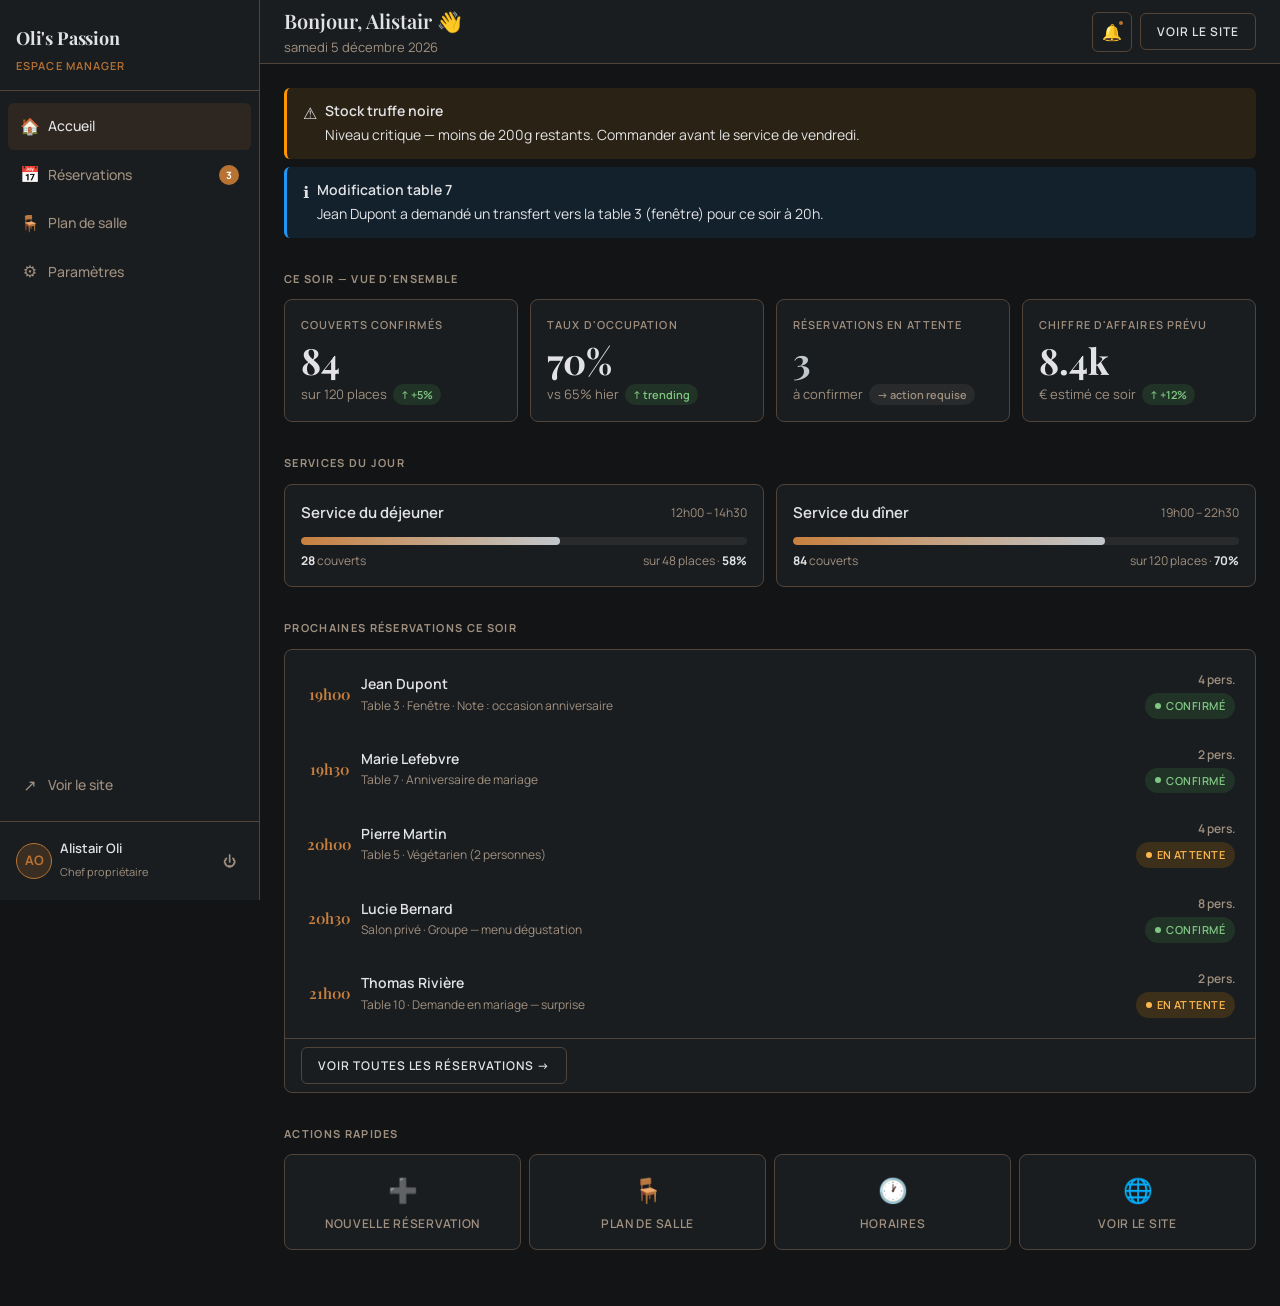
<file: dashboard/index.html>
<!DOCTYPE html>
<html lang="fr">
<head>
  <meta charset="UTF-8">
  <meta name="viewport" content="width=device-width, initial-scale=1.0">
  <title>Tableau de bord — Manager · Oli's Passion</title>
  <link rel="stylesheet" href="../css/tokens.css">
  <link rel="stylesheet" href="../css/style.css">
  <link rel="stylesheet" href="../css/dashboard.css">
  <style>
    /* ── Service summary bars ─────────────────────────────── */
    .service-grid {
      display: grid;
      grid-template-columns: 1fr 1fr;
      gap: var(--space-3);
    }
    .service-card {
      background: var(--surface);
      border-radius: var(--radius-lg);
      border: 1px solid var(--outline-variant);
      padding: var(--space-4);
    }
    .service-card__header {
      display: flex;
      align-items: center;
      justify-content: space-between;
      margin-bottom: var(--space-3);
    }
    .service-card__header h3 {
      font-size: 15px;
      font-weight: 600;
    }
    .service-card__time {
      font-size: 12px;
      color: var(--on-surface-variant);
    }
    .occupancy-bar {
      height: 8px;
      background: var(--surface-container-high);
      border-radius: var(--radius-full);
      overflow: hidden;
      margin-bottom: 6px;
    }
    .occupancy-bar__fill {
      height: 100%;
      border-radius: var(--radius-full);
      background: linear-gradient(90deg, var(--primary-container), var(--secondary));
      transition: width 800ms var(--ease-out);
    }
    .occupancy-label {
      display: flex;
      justify-content: space-between;
      font-size: 12px;
      color: var(--on-surface-variant);
    }
    .occupancy-label strong { color: var(--on-surface); }

    /* ── Upcoming reservations ─────────────────────────────── */
    .resa-list { display: flex; flex-direction: column; gap: 2px; }
    .resa-item {
      display: grid;
      grid-template-columns: 48px 1fr auto;
      align-items: center;
      gap: var(--space-2);
      padding: 12px var(--space-3);
      border-radius: var(--radius-md);
      transition: background var(--duration);
    }
    .resa-item:hover { background: var(--surface-container-low); }
    .resa-item__time {
      font-family: var(--font-display);
      font-size: 15px;
      font-weight: 600;
      color: var(--primary-container);
      text-align: center;
    }
    .resa-item__name { font-weight: 600; font-size: 14px; }
    .resa-item__detail { font-size: 12px; color: var(--on-surface-variant); }
    .resa-item__covers {
      font-size: 12px;
      font-weight: 600;
      color: var(--on-surface-variant);
      white-space: nowrap;
    }

    /* ── Quick actions ─────────────────────────────────────── */
    .quick-actions {
      display: grid;
      grid-template-columns: repeat(4, 1fr);
      gap: var(--space-2);
    }
    .quick-action {
      background: var(--surface);
      border: 1px solid var(--outline-variant);
      border-radius: var(--radius-lg);
      padding: var(--space-4);
      text-align: center;
      cursor: pointer;
      transition: all var(--duration) var(--ease-out);
      text-decoration: none;
      color: var(--on-surface);
    }
    .quick-action:hover {
      border-color: var(--secondary);
      box-shadow: 0 4px 16px rgba(150,72,45,0.1);
      transform: translateY(-2px);
    }
    .quick-action__icon { font-size: 24px; margin-bottom: var(--space-1); }
    .quick-action__label {
      font-size: 12px;
      font-weight: 600;
      letter-spacing: 0.06em;
      text-transform: uppercase;
      color: var(--on-surface-variant);
    }

    @media (max-width: 768px) {
      .service-grid { grid-template-columns: 1fr; }
      .quick-actions { grid-template-columns: 1fr 1fr; }
    }
  </style>
</head>
<body class="theme-copper">
<div class="dash-layout">

  <!-- ── Sidebar ──────────────────────────────────────────── -->
  <aside class="dash-sidebar" id="sidebar" aria-label="Navigation manager">
    <div class="dash-sidebar__header">
      <div class="dash-sidebar__logo">Oli's Passion</div>
      <div class="dash-sidebar__role">Espace Manager</div>
    </div>
    <nav class="dash-nav" aria-label="Menu principal">
      <a class="dash-nav__item active" href="index.html">
        <span class="dash-nav__icon">🏠</span>Accueil
      </a>
      <a class="dash-nav__item" href="resa.html">
        <span class="dash-nav__icon">📅</span>Réservations
        <span class="dash-nav__badge">3</span>
      </a>
      <a class="dash-nav__item" href="plan.html">
        <span class="dash-nav__icon">🪑</span>Plan de salle
      </a>
      <a class="dash-nav__item" href="parametres.html">
        <span class="dash-nav__icon">⚙️</span>Paramètres
      </a>
      <div style="flex:1"></div>
      <a class="dash-nav__item" href="../index.html" style="margin-top:auto;">
        <span class="dash-nav__icon">↗</span>Voir le site
      </a>
    </nav>
    <div class="dash-sidebar__footer">
      <div class="dash-sidebar__user">
        <div class="dash-sidebar__avatar">AO</div>
        <div class="dash-sidebar__user-info">
          <strong>Alistair Oli</strong>
          <span>Chef propriétaire</span>
        </div>
        <button class="dash-sidebar__logout" title="Déconnexion" aria-label="Déconnexion">⏻</button>
      </div>
    </div>
  </aside>
  <div class="sidebar-overlay" id="sidebarOverlay"></div>

  <!-- ── Main ─────────────────────────────────────────────── -->
  <div class="dash-main">
    <header class="dash-topbar">
      <div style="display:flex; align-items:center; gap:var(--space-2);">
        <button class="dash-mobile-toggle" id="mobileToggle" aria-label="Menu">☰</button>
        <div>
          <div class="dash-topbar__title">Bonjour, Alistair 👋</div>
          <div class="dash-topbar__date" id="currentDate"></div>
        </div>
      </div>
      <div class="dash-topbar__actions">
        <button class="icon-btn has-notif" title="Notifications" aria-label="Notifications">🔔</button>
        <a href="../index.html" class="btn btn-outline" style="padding:8px 16px; font-size:12px;">Voir le site</a>
      </div>
    </header>

    <main class="dash-content" aria-label="Tableau de bord">

      <!-- ── Alertes ──────────────────────────────────────── -->
      <div class="dash-section">
        <div class="alert warning">
          <span class="alert__icon">⚠️</span>
          <div class="alert__text">
            <strong>Stock truffe noire</strong>
            Niveau critique — moins de 200g restants. Commander avant le service de vendredi.
          </div>
        </div>
        <div class="alert info">
          <span class="alert__icon">ℹ️</span>
          <div class="alert__text">
            <strong>Modification table 7</strong>
            Jean Dupont a demandé un transfert vers la table 3 (fenêtre) pour ce soir à 20h.
          </div>
        </div>
      </div>

      <!-- ── KPIs ─────────────────────────────────────────── -->
      <div class="dash-section">
        <div class="dash-section__title">Ce soir — Vue d'ensemble</div>
        <div class="kpi-grid">
          <div class="kpi-card">
            <div class="kpi-card__label">Couverts confirmés</div>
            <div class="kpi-card__value" data-count="84">0</div>
            <div class="kpi-card__sub">
              sur 120 places
              <span class="kpi-card__trend up">↑ +5%</span>
            </div>
          </div>
          <div class="kpi-card">
            <div class="kpi-card__label">Taux d'occupation</div>
            <div class="kpi-card__value" data-count-pct="70">0%</div>
            <div class="kpi-card__sub">
              vs 65% hier
              <span class="kpi-card__trend up">↑ trending</span>
            </div>
          </div>
          <div class="kpi-card">
            <div class="kpi-card__label">Réservations en attente</div>
            <div class="kpi-card__value" style="color:var(--secondary)" data-count="3">0</div>
            <div class="kpi-card__sub">
              à confirmer
              <span class="kpi-card__trend neutral">→ action requise</span>
            </div>
          </div>
          <div class="kpi-card">
            <div class="kpi-card__label">Chiffre d'affaires prévu</div>
            <div class="kpi-card__value">8.4k</div>
            <div class="kpi-card__sub">
              € estimé ce soir
              <span class="kpi-card__trend up">↑ +12%</span>
            </div>
          </div>
        </div>
      </div>

      <!-- ── Services du jour ─────────────────────────────── -->
      <div class="dash-section">
        <div class="dash-section__title">Services du jour</div>
        <div class="service-grid">
          <div class="service-card">
            <div class="service-card__header">
              <h3>Service du déjeuner</h3>
              <span class="service-card__time">12h00 – 14h30</span>
            </div>
            <div class="occupancy-bar">
              <div class="occupancy-bar__fill" style="width:58%"></div>
            </div>
            <div class="occupancy-label">
              <span><strong>28</strong> couverts</span>
              <span>sur 48 places · <strong>58%</strong></span>
            </div>
          </div>
          <div class="service-card">
            <div class="service-card__header">
              <h3>Service du dîner</h3>
              <span class="service-card__time">19h00 – 22h30</span>
            </div>
            <div class="occupancy-bar">
              <div class="occupancy-bar__fill" style="width:70%"></div>
            </div>
            <div class="occupancy-label">
              <span><strong>84</strong> couverts</span>
              <span>sur 120 places · <strong>70%</strong></span>
            </div>
          </div>
        </div>
      </div>

      <!-- ── Prochaines réservations ─────────────────────── -->
      <div class="dash-section">
        <div class="dash-section__title">Prochaines réservations ce soir</div>
        <div class="dash-table-wrap">
          <div class="resa-list" style="padding: var(--space-2);">
            <div class="resa-item">
              <div class="resa-item__time">19h00</div>
              <div>
                <div class="resa-item__name">Jean Dupont</div>
                <div class="resa-item__detail">Table 3 · Fenêtre · Note : occasion anniversaire</div>
              </div>
              <div style="display:flex; flex-direction:column; align-items:flex-end; gap:4px;">
                <span class="resa-item__covers">4 pers.</span>
                <span class="status-badge confirmed">Confirmé</span>
              </div>
            </div>
            <div class="resa-item">
              <div class="resa-item__time">19h30</div>
              <div>
                <div class="resa-item__name">Marie Lefebvre</div>
                <div class="resa-item__detail">Table 7 · Anniversaire de mariage</div>
              </div>
              <div style="display:flex; flex-direction:column; align-items:flex-end; gap:4px;">
                <span class="resa-item__covers">2 pers.</span>
                <span class="status-badge confirmed">Confirmé</span>
              </div>
            </div>
            <div class="resa-item">
              <div class="resa-item__time">20h00</div>
              <div>
                <div class="resa-item__name">Pierre Martin</div>
                <div class="resa-item__detail">Table 5 · Végétarien (2 personnes)</div>
              </div>
              <div style="display:flex; flex-direction:column; align-items:flex-end; gap:4px;">
                <span class="resa-item__covers">4 pers.</span>
                <span class="status-badge pending">En attente</span>
              </div>
            </div>
            <div class="resa-item">
              <div class="resa-item__time">20h30</div>
              <div>
                <div class="resa-item__name">Lucie Bernard</div>
                <div class="resa-item__detail">Salon privé · Groupe — menu dégustation</div>
              </div>
              <div style="display:flex; flex-direction:column; align-items:flex-end; gap:4px;">
                <span class="resa-item__covers">8 pers.</span>
                <span class="status-badge confirmed">Confirmé</span>
              </div>
            </div>
            <div class="resa-item">
              <div class="resa-item__time">21h00</div>
              <div>
                <div class="resa-item__name">Thomas Rivière</div>
                <div class="resa-item__detail">Table 10 · Demande en mariage — surprise</div>
              </div>
              <div style="display:flex; flex-direction:column; align-items:flex-end; gap:4px;">
                <span class="resa-item__covers">2 pers.</span>
                <span class="status-badge pending">En attente</span>
              </div>
            </div>
          </div>
          <div style="padding: var(--space-2) var(--space-4); border-top: 1px solid var(--outline-variant);">
            <a href="resa.html" class="btn btn-outline" style="padding:8px 16px; font-size:12px;">Voir toutes les réservations →</a>
          </div>
        </div>
      </div>

      <!-- ── Actions rapides ──────────────────────────────── -->
      <div class="dash-section">
        <div class="dash-section__title">Actions rapides</div>
        <div class="quick-actions">
          <a href="resa.html" class="quick-action">
            <div class="quick-action__icon">➕</div>
            <div class="quick-action__label">Nouvelle réservation</div>
          </a>
          <a href="plan.html" class="quick-action">
            <div class="quick-action__icon">🪑</div>
            <div class="quick-action__label">Plan de salle</div>
          </a>
          <a href="parametres.html" class="quick-action">
            <div class="quick-action__icon">🕐</div>
            <div class="quick-action__label">Horaires</div>
          </a>
          <a href="../index.html" class="quick-action">
            <div class="quick-action__icon">🌐</div>
            <div class="quick-action__label">Voir le site</div>
          </a>
        </div>
      </div>

    </main>
  </div>
</div>

<script>
  // Date
  document.getElementById('currentDate').textContent =
    new Date().toLocaleDateString('fr-FR', { weekday:'long', year:'numeric', month:'long', day:'numeric' });

  // Mobile sidebar
  const sidebar = document.getElementById('sidebar');
  const overlay = document.getElementById('sidebarOverlay');
  document.getElementById('mobileToggle').addEventListener('click', () => {
    sidebar.classList.toggle('open');
    overlay.classList.toggle('open');
  });
  overlay.addEventListener('click', () => {
    sidebar.classList.remove('open');
    overlay.classList.remove('open');
  });

  // KPI counters
  document.querySelectorAll('[data-count]').forEach(el => {
    const target = +el.dataset.count;
    let current  = 0;
    const step   = Math.ceil(target / 40);
    const timer  = setInterval(() => {
      current = Math.min(current + step, target);
      el.textContent = current;
      if (current >= target) clearInterval(timer);
    }, 25);
  });
  document.querySelectorAll('[data-count-pct]').forEach(el => {
    const target = +el.dataset.countPct;
    let current  = 0;
    const timer  = setInterval(() => {
      current = Math.min(current + 2, target);
      el.textContent = current + '%';
      if (current >= target) clearInterval(timer);
    }, 25);
  });
</script>
</body>
</html>
</file>
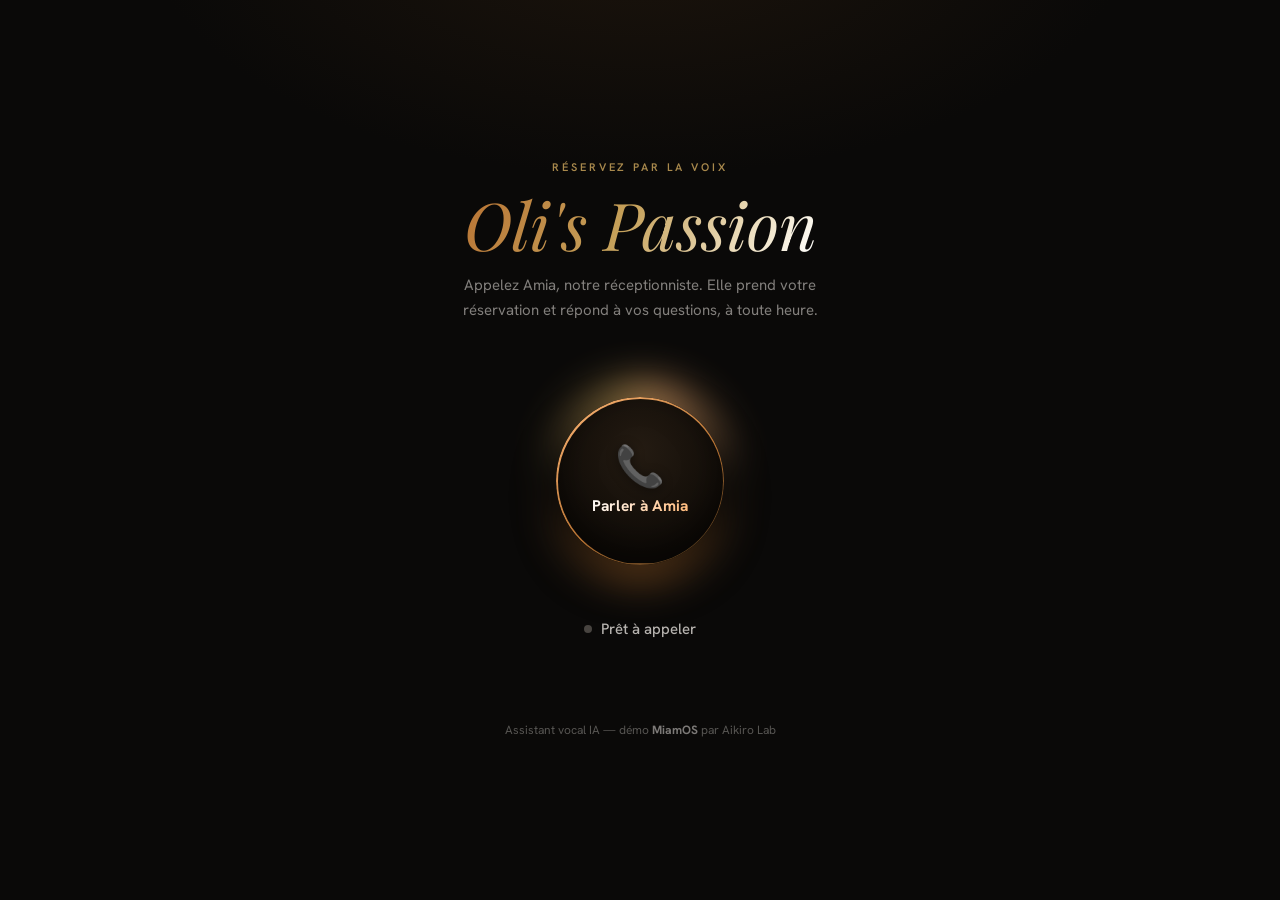
<file: appeler.html>
<!doctype html>
<html lang="fr">
<head>
<meta charset="utf-8">
<meta name="viewport" content="width=device-width,initial-scale=1,maximum-scale=1">
<title>Oli's Passion — Appeler Amia</title>
<link rel="preconnect" href="https://fonts.googleapis.com">
<link href="https://fonts.googleapis.com/css2?family=Playfair+Display:ital,wght@1,400;1,600&family=Hanken+Grotesk:wght@400;500;600;700&display=swap" rel="stylesheet">
<style>
  :root{--gold:#C5A059;--copper:#B87333;--amber:#ffb877;--bg:#0a0908;--txt:#F9F5F0;--red:#e05646}
  *{box-sizing:border-box;margin:0;padding:0}
  html,body{height:100%}
  body{font-family:'Hanken Grotesk',system-ui,sans-serif;
    background:radial-gradient(ellipse 70% 50% at 50% -8%,#1c140c 0%,var(--bg) 55%);
    color:var(--txt);min-height:100%;display:flex;flex-direction:column;align-items:center;justify-content:center;padding:36px 22px;text-align:center}

  .label{font-size:11px;font-weight:600;letter-spacing:.26em;text-transform:uppercase;color:var(--gold);margin-bottom:16px;opacity:.85}
  h1{font-family:'Playfair Display',Georgia,serif;font-style:italic;font-weight:400;font-size:clamp(40px,9vw,66px);
    background:linear-gradient(120deg,var(--copper),var(--gold) 45%,#f0e4c8 82%,#fff);-webkit-background-clip:text;background-clip:text;-webkit-text-fill-color:transparent;line-height:1.05;margin-bottom:14px}
  .tag{color:rgba(249,245,240,.5);font-size:15px;max-width:400px;line-height:1.65;margin-bottom:58px}

  /* ---- bouton épuré ---- */
  .stage{position:relative;width:200px;height:200px;display:flex;align-items:center;justify-content:center}
  /* halo lumineux qui tourne autour */
  .stage::before{content:"";position:absolute;width:196px;height:196px;border-radius:50%;
    background:conic-gradient(from 0deg,var(--amber),transparent 26%,var(--copper) 50%,transparent 74%,var(--gold));
    filter:blur(20px);opacity:.8;animation:spin 5.5s linear infinite;z-index:0}
  @keyframes spin{to{transform:rotate(360deg)}}
  .ring1{position:absolute;width:172px;height:172px;border-radius:50%;border:1px solid rgba(197,160,89,.28);opacity:0;z-index:1}
  .stage.active .ring1{opacity:1;animation:pulse 2.6s ease-out infinite}
  @keyframes pulse{0%{transform:scale(.96);opacity:.5}100%{transform:scale(1.4);opacity:0}}

  .callbtn{position:relative;z-index:2;width:168px;height:168px;border-radius:50%;border:none;cursor:pointer;color:var(--txt);font-family:inherit;
    background:radial-gradient(circle at 50% 32%,#241b12,#0f0b07 72%);
    box-shadow:inset 0 1px 1px rgba(255,220,170,.18),inset 0 -14px 34px rgba(0,0,0,.55),0 16px 40px rgba(0,0,0,.5);
    display:flex;flex-direction:column;align-items:center;justify-content:center;gap:9px;
    transition:transform .25s cubic-bezier(.2,.8,.2,1),box-shadow .35s ease}
  .callbtn::before{content:"";position:absolute;inset:0;border-radius:50%;padding:1.5px;
    background:linear-gradient(145deg,var(--amber),var(--copper) 55%,rgba(197,160,89,.18));
    -webkit-mask:linear-gradient(#000 0 0) content-box,linear-gradient(#000 0 0);-webkit-mask-composite:xor;mask-composite:exclude;pointer-events:none}
  .callbtn:hover{transform:translateY(-2px);box-shadow:inset 0 1px 1px rgba(255,220,170,.18),inset 0 -14px 34px rgba(0,0,0,.55),0 18px 44px rgba(0,0,0,.5),0 0 44px rgba(197,160,89,.28)}
  .callbtn:active{transform:scale(.98)}
  .callbtn .ico{font-size:40px;line-height:1;filter:drop-shadow(0 2px 6px rgba(0,0,0,.4))}
  .callbtn .txt{font-weight:700;font-size:15.5px;letter-spacing:.01em;background:linear-gradient(120deg,#fff,var(--amber));-webkit-background-clip:text;background-clip:text;-webkit-text-fill-color:transparent}

  .callbtn.active{background:radial-gradient(circle at 50% 32%,#341611,#160a07 72%)}
  .callbtn.active::before{background:linear-gradient(145deg,#ff8a72,var(--red) 60%,rgba(224,86,70,.2))}
  .callbtn.connecting{opacity:.8}

  /* équaliseur (en appel) */
  .wave{display:none;align-items:flex-end;gap:5px;height:30px}
  .callbtn.active .wave{display:flex}
  .callbtn.active .ico{display:none}
  .wave i{width:5px;height:6px;border-radius:3px;background:linear-gradient(180deg,var(--amber),var(--copper));transform-origin:bottom;transform:scaleY(calc(.3 + var(--amp,.2)*var(--m)))}
  .wave i:nth-child(1){--m:.7}.wave i:nth-child(2){--m:1.3}.wave i:nth-child(3){--m:1.8}.wave i:nth-child(4){--m:1.3}.wave i:nth-child(5){--m:.7}

  .status{margin-top:36px;min-height:24px;font-size:15px;font-weight:500;color:rgba(249,245,240,.72);display:flex;align-items:center;gap:9px;justify-content:center}
  .dot{width:8px;height:8px;border-radius:50%;background:#484440;flex:none;transition:background .3s}
  .dot.live{background:#5F9E7A}.dot.speaking{background:var(--gold)}
  .err{color:var(--red);font-size:13px;margin-top:12px;min-height:16px}

  .transcript{margin-top:24px;width:100%;max-width:450px;max-height:28vh;overflow:auto;text-align:left;display:none;flex-direction:column;gap:9px}
  .bubble{padding:10px 14px;border-radius:14px;font-size:14px;line-height:1.5}
  .bubble.sophie{background:rgba(197,160,89,.1);border:1px solid rgba(197,160,89,.18);color:#f2e7d2;border-bottom-left-radius:4px;align-self:flex-start;max-width:88%}
  .bubble.client{background:rgba(255,255,255,.05);color:rgba(249,245,240,.82);border-bottom-right-radius:4px;align-self:flex-end;max-width:88%}

  .foot{margin-top:52px;font-size:12px;color:rgba(249,245,240,.32);line-height:1.6}
  .foot b{color:rgba(249,245,240,.48)}
</style>
</head>
<body>
  <div class="label">Réservez par la voix</div>
  <h1>Oli's Passion</h1>
  <p class="tag">Appelez Amia, notre réceptionniste. Elle prend votre réservation et répond à vos questions, à toute heure.</p>

  <div class="stage" id="stage">
    <span class="ring1"></span>
    <button id="call" class="callbtn">
      <span class="ico" id="ico">📞</span>
      <span class="wave"><i></i><i></i><i></i><i></i><i></i></span>
      <span class="txt" id="btntxt">Parler à Amia</span>
    </button>
  </div>

  <div class="status"><span class="dot" id="dot"></span><span id="status">Prêt à appeler</span></div>
  <div class="err" id="err"></div>
  <div class="transcript" id="transcript"></div>

  <div class="foot">Assistant vocal IA — démo <b>MiamOS</b> par Aikiro Lab</div>

<script type="module">
  import Vapi from "https://esm.sh/@vapi-ai/web@2.3.8";
  const PUBLIC_KEY="461458a7-1861-442c-8ca9-4f45de781f81";
  const ASSISTANT_ID="045a099c-090d-4144-b85c-cf64797190b5";

  const vapi=new Vapi(PUBLIC_KEY);
  const stage=document.getElementById("stage"),btn=document.getElementById("call"),btntxt=document.getElementById("btntxt"),
        ico=document.getElementById("ico"),statusEl=document.getElementById("status"),dot=document.getElementById("dot"),
        err=document.getElementById("err"),tr=document.getElementById("transcript");
  let state="idle";

  function setState(s){
    state=s;
    stage.classList.toggle("active",s==="active");
    btn.classList.toggle("active",s==="active");
    btn.classList.toggle("connecting",s==="connecting");
    if(s==="idle"){ico.textContent="📞";btntxt.textContent="Parler à Amia";statusEl.textContent="Prêt à appeler";dot.className="dot";document.documentElement.style.setProperty("--amp",".2");}
    if(s==="connecting"){ico.textContent="…";btntxt.textContent="Connexion";statusEl.textContent="Connexion à Amia…";dot.className="dot";}
    if(s==="active"){btntxt.textContent="Raccrocher";statusEl.textContent="En ligne — Amia vous écoute";dot.className="dot live";}
  }

  btn.addEventListener("click",async()=>{
    err.textContent="";
    if(state==="idle"){
      setState("connecting");
      try{ await vapi.start(ASSISTANT_ID); }
      catch(e){ setState("idle"); err.textContent="Micro ou connexion indisponible. Ouvrez la page en https (pas en fichier local)."; console.error(e); }
    } else { vapi.stop(); }
  });

  vapi.on("call-start",()=>setState("active"));
  vapi.on("call-end",()=>setState("idle"));
  vapi.on("speech-start",()=>{if(state==="active"){statusEl.textContent="Amia parle…";dot.className="dot speaking";}});
  vapi.on("speech-end",()=>{if(state==="active"){statusEl.textContent="Amia vous écoute";dot.className="dot live";}});
  vapi.on("volume-level",(v)=>{document.documentElement.style.setProperty("--amp",Math.min(1.6,0.2+v*2.4).toFixed(2));});
  vapi.on("error",(e)=>{console.error(e);err.textContent="Souci de connexion. Réessayez.";setState("idle");});
  vapi.on("message",(m)=>{
    if(m.type==="transcript"&&m.transcriptType==="final"){
      tr.style.display="flex";
      const b=document.createElement("div");
      b.className="bubble "+(m.role==="assistant"?"sophie":"client");
      b.textContent=m.transcript; tr.appendChild(b); tr.scrollTop=tr.scrollHeight;
    }
  });
</script>
</body>
</html>
</file>
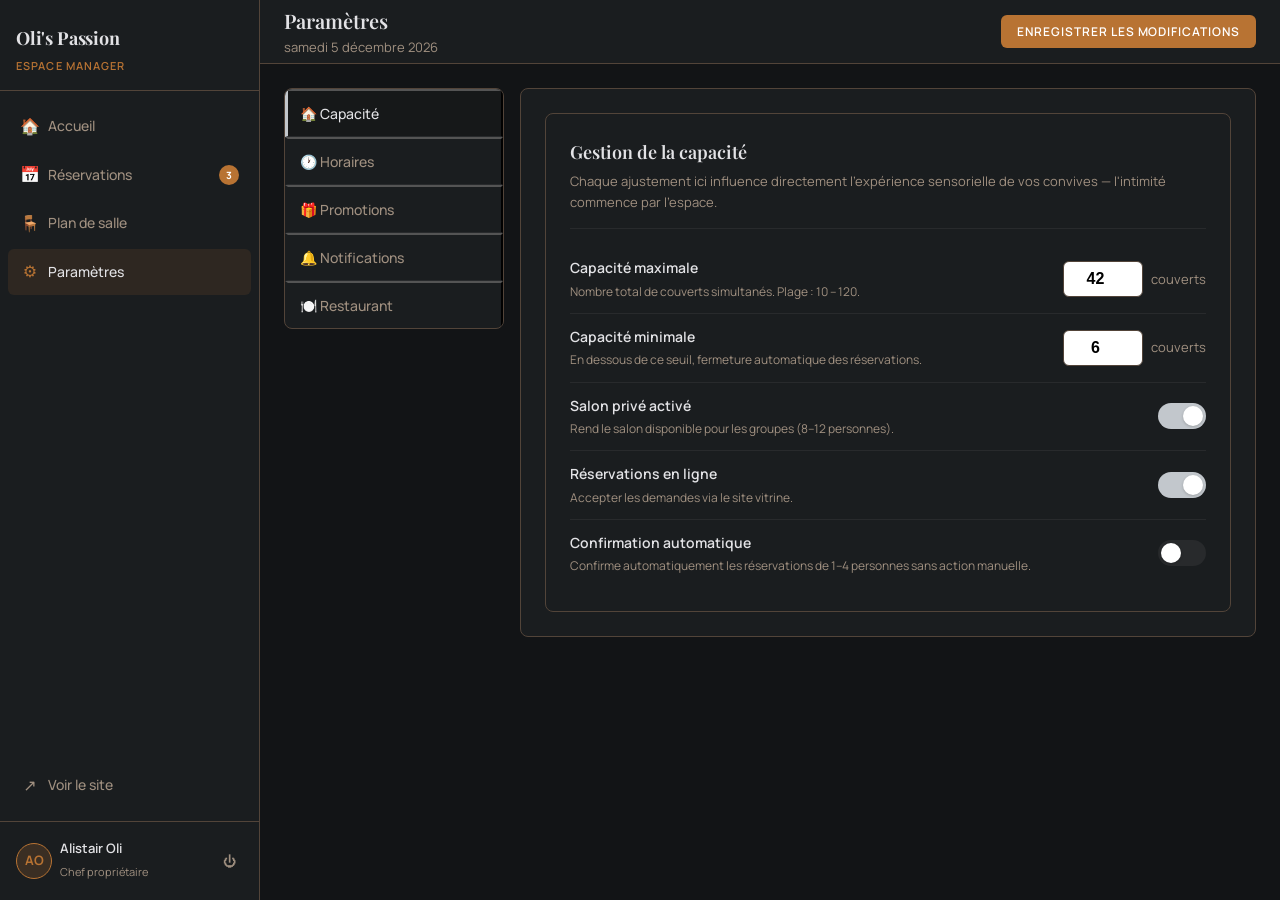
<file: dashboard/parametres.html>
<!DOCTYPE html>
<html lang="fr">
<head>
  <meta charset="UTF-8">
  <meta name="viewport" content="width=device-width, initial-scale=1.0">
  <title>Paramètres — Manager · Oli's Passion</title>
  <link rel="stylesheet" href="../css/tokens.css">
  <link rel="stylesheet" href="../css/style.css">
  <link rel="stylesheet" href="../css/dashboard.css">
  <style>
    /* ── Settings layout ──────────────────────────────────── */
    .settings-layout {
      display: grid;
      grid-template-columns: 220px 1fr;
      gap: var(--space-4);
      align-items: start;
    }
    .settings-sidebar {
      background: var(--surface);
      border: 1px solid var(--outline-variant);
      border-radius: var(--radius-lg);
      overflow: hidden;
      position: sticky;
      top: 80px;
    }
    .settings-sidebar__item {
      display: flex;
      align-items: center;
      gap: var(--space-2);
      padding: 13px var(--space-3);
      font-size: 14px;
      font-weight: 500;
      color: var(--on-surface-variant);
      border-left: 3px solid transparent;
      cursor: pointer;
      transition: all var(--duration);
      border-bottom: 1px solid var(--surface-container-high);
      background: none;
      width: 100%;
      text-align: left;
    }
    .settings-sidebar__item:last-child { border-bottom: none; }
    .settings-sidebar__item:hover { background: var(--surface-container-low); color: var(--on-surface); }
    .settings-sidebar__item.active {
      border-left-color: var(--secondary);
      background: var(--surface-container-low);
      color: var(--on-surface);
    }

    /* ── Settings panels ──────────────────────────────────── */
    .settings-panel { display: none; }
    .settings-panel.active { display: flex; flex-direction: column; gap: var(--space-4); }

    .settings-card {
      background: var(--surface);
      border: 1px solid var(--outline-variant);
      border-radius: var(--radius-lg);
      padding: var(--space-6);
    }
    .settings-card__title {
      font-family: var(--font-display);
      font-size: 18px;
      font-weight: 600;
      margin-bottom: 4px;
    }
    .settings-card__desc {
      font-size: 13px;
      color: var(--on-surface-variant);
      margin-bottom: var(--space-4);
    }
    .settings-card__divider {
      height: 1px;
      background: var(--surface-container-high);
      margin: var(--space-4) 0;
    }

    /* ── Setting rows ─────────────────────────────────────── */
    .setting-row {
      display: flex;
      align-items: center;
      justify-content: space-between;
      gap: var(--space-4);
      padding-block: var(--space-3);
      border-bottom: 1px solid var(--surface-container-high);
    }
    .setting-row:last-of-type { border-bottom: none; }
    .setting-row__info { flex: 1; }
    .setting-row__label {
      font-size: 14px;
      font-weight: 600;
      margin-bottom: 2px;
    }
    .setting-row__hint { font-size: 12px; color: var(--on-surface-variant); }
    .setting-row__control { flex-shrink: 0; }

    /* ── Toggle switch ────────────────────────────────────── */
    .toggle {
      position: relative;
      width: 48px;
      height: 26px;
      flex-shrink: 0;
    }
    .toggle input { opacity: 0; width: 0; height: 0; position: absolute; }
    .toggle-track {
      position: absolute;
      inset: 0;
      border-radius: var(--radius-full);
      background: var(--surface-container-high);
      cursor: pointer;
      transition: background var(--duration);
    }
    .toggle-thumb {
      position: absolute;
      top: 3px;
      left: 3px;
      width: 20px;
      height: 20px;
      border-radius: 50%;
      background: white;
      box-shadow: 0 1px 3px rgba(0,0,0,0.2);
      transition: transform var(--duration) var(--ease-out);
      pointer-events: none;
    }
    .toggle input:checked + .toggle-track { background: var(--secondary); }
    .toggle input:checked + .toggle-track + .toggle-thumb { transform: translateX(22px); }
    .toggle input:focus-visible + .toggle-track { outline: 3px solid var(--secondary); outline-offset: 2px; }

    /* ── Horaires grid ────────────────────────────────────── */
    .hours-grid {
      display: grid;
      grid-template-columns: 1fr 1fr 1fr auto;
      gap: var(--space-2);
      align-items: end;
    }
    .hours-grid .field input { font-size: 13px; }
    .hours-grid .day-label {
      font-size: 12px;
      font-weight: 600;
      color: var(--on-surface-variant);
      letter-spacing: 0.06em;
      text-transform: uppercase;
      padding-bottom: 10px;
      grid-column: 1 / -1;
      border-top: 1px solid var(--surface-container-high);
      padding-top: var(--space-3);
    }
    .hours-grid .day-label:first-child { border-top: none; }

    /* ── Promo table ──────────────────────────────────────── */
    .promo-table {
      width: 100%;
      border-collapse: collapse;
      font-size: 14px;
    }
    .promo-table th {
      text-align: left;
      padding: 10px var(--space-2);
      font-size: 11px;
      font-weight: 600;
      letter-spacing: 0.08em;
      text-transform: uppercase;
      color: var(--on-surface-variant);
      border-bottom: 1px solid var(--outline-variant);
    }
    .promo-table td {
      padding: 12px var(--space-2);
      border-bottom: 1px solid var(--surface-container-high);
    }
    .promo-table tr:last-child td { border-bottom: none; }

    /* ── Save toast ───────────────────────────────────────── */
    .save-toast {
      position: fixed;
      bottom: var(--space-4);
      right: var(--space-4);
      background: var(--primary-container);
      color: var(--on-primary);
      padding: 12px var(--space-4);
      border-radius: var(--radius-md);
      font-size: 14px;
      font-weight: 600;
      display: flex;
      align-items: center;
      gap: 8px;
      box-shadow: 0 8px 32px rgba(6,27,14,0.2);
      transform: translateY(80px);
      transition: transform var(--duration) var(--ease-out), opacity var(--duration);
      opacity: 0;
      z-index: 500;
      pointer-events: none;
    }
    .save-toast.show { transform: translateY(0); opacity: 1; }

    @media (max-width: 1024px) {
      .settings-layout { grid-template-columns: 1fr; }
      .settings-sidebar { position: static; }
      .settings-sidebar__item { display: inline-flex; border-left: none; border-bottom: 3px solid transparent; }
      .settings-sidebar__item.active { border-bottom-color: var(--secondary); }
      .hours-grid { grid-template-columns: 1fr 1fr; }
    }
    @media (max-width: 768px) {
      .hours-grid { grid-template-columns: 1fr; }
    }
  </style>
</head>
<body class="theme-copper">
<div class="dash-layout">

  <!-- ── Sidebar ──────────────────────────────────────────── -->
  <aside class="dash-sidebar" id="sidebar" aria-label="Navigation manager">
    <div class="dash-sidebar__header">
      <div class="dash-sidebar__logo">Oli's Passion</div>
      <div class="dash-sidebar__role">Espace Manager</div>
    </div>
    <nav class="dash-nav">
      <a class="dash-nav__item" href="index.html"><span class="dash-nav__icon">🏠</span>Accueil</a>
      <a class="dash-nav__item" href="resa.html"><span class="dash-nav__icon">📅</span>Réservations<span class="dash-nav__badge">3</span></a>
      <a class="dash-nav__item" href="plan.html"><span class="dash-nav__icon">🪑</span>Plan de salle</a>
      <a class="dash-nav__item active" href="parametres.html"><span class="dash-nav__icon">⚙️</span>Paramètres</a>
      <div style="flex:1"></div>
      <a class="dash-nav__item" href="../index.html"><span class="dash-nav__icon">↗</span>Voir le site</a>
    </nav>
    <div class="dash-sidebar__footer">
      <div class="dash-sidebar__user">
        <div class="dash-sidebar__avatar">AO</div>
        <div class="dash-sidebar__user-info"><strong>Alistair Oli</strong><span>Chef propriétaire</span></div>
        <button class="dash-sidebar__logout" aria-label="Déconnexion">⏻</button>
      </div>
    </div>
  </aside>
  <div class="sidebar-overlay" id="sidebarOverlay"></div>

  <div class="dash-main">
    <header class="dash-topbar">
      <div style="display:flex; align-items:center; gap:var(--space-2);">
        <button class="dash-mobile-toggle" id="mobileToggle" aria-label="Menu">☰</button>
        <div>
          <div class="dash-topbar__title">Paramètres</div>
          <div class="dash-topbar__date" id="currentDate"></div>
        </div>
      </div>
      <div class="dash-topbar__actions">
        <button class="btn btn-primary" id="saveBtn" style="padding:8px 16px; font-size:12px;">Enregistrer les modifications</button>
      </div>
    </header>

    <main class="dash-content">
      <div class="settings-layout">

        <!-- ── Settings nav ─────────────────────────────── -->
        <nav class="settings-sidebar" aria-label="Sections des paramètres">
          <button class="settings-sidebar__item active" data-panel="capacite">🏠 Capacité</button>
          <button class="settings-sidebar__item" data-panel="horaires">🕐 Horaires</button>
          <button class="settings-sidebar__item" data-panel="promotions">🎁 Promotions</button>
          <button class="settings-sidebar__item" data-panel="notifications">🔔 Notifications</button>
          <button class="settings-sidebar__item" data-panel="restaurant">🍽️ Restaurant</button>
        </nav>

        <!-- ── Panels ──────────────────────────────────── -->
        <div>

          <!-- ══ Capacité ══════════════════════════════════ -->
          <div class="settings-panel active" id="panel-capacite">
            <div class="settings-card">
              <h2 class="settings-card__title">Gestion de la capacité</h2>
              <p class="settings-card__desc">Chaque ajustement ici influence directement l'expérience sensorielle de vos convives — l'intimité commence par l'espace.</p>
              <div class="settings-card__divider"></div>

              <div class="setting-row">
                <div class="setting-row__info">
                  <div class="setting-row__label">Capacité maximale</div>
                  <div class="setting-row__hint">Nombre total de couverts simultanés. Plage : 10 – 120.</div>
                </div>
                <div class="setting-row__control" style="display:flex; align-items:center; gap:8px;">
                  <input type="number" min="10" max="120" value="42"
                    style="width:80px; padding:8px 12px; border:1px solid var(--outline-variant); border-radius:var(--radius-md); font-size:16px; font-weight:600; text-align:center; outline:none;"
                    aria-label="Capacité maximale">
                  <span style="font-size:13px; color:var(--on-surface-variant);">couverts</span>
                </div>
              </div>

              <div class="setting-row">
                <div class="setting-row__info">
                  <div class="setting-row__label">Capacité minimale</div>
                  <div class="setting-row__hint">En dessous de ce seuil, fermeture automatique des réservations.</div>
                </div>
                <div class="setting-row__control" style="display:flex; align-items:center; gap:8px;">
                  <input type="number" min="1" max="42" value="6"
                    style="width:80px; padding:8px 12px; border:1px solid var(--outline-variant); border-radius:var(--radius-md); font-size:16px; font-weight:600; text-align:center; outline:none;"
                    aria-label="Capacité minimale">
                  <span style="font-size:13px; color:var(--on-surface-variant);">couverts</span>
                </div>
              </div>

              <div class="setting-row">
                <div class="setting-row__info">
                  <div class="setting-row__label">Salon privé activé</div>
                  <div class="setting-row__hint">Rend le salon disponible pour les groupes (8–12 personnes).</div>
                </div>
                <label class="toggle setting-row__control" aria-label="Activer le salon privé">
                  <input type="checkbox" checked>
                  <div class="toggle-track"></div>
                  <div class="toggle-thumb"></div>
                </label>
              </div>

              <div class="setting-row">
                <div class="setting-row__info">
                  <div class="setting-row__label">Réservations en ligne</div>
                  <div class="setting-row__hint">Accepter les demandes via le site vitrine.</div>
                </div>
                <label class="toggle setting-row__control" aria-label="Activer les réservations en ligne">
                  <input type="checkbox" checked>
                  <div class="toggle-track"></div>
                  <div class="toggle-thumb"></div>
                </label>
              </div>

              <div class="setting-row">
                <div class="setting-row__info">
                  <div class="setting-row__label">Confirmation automatique</div>
                  <div class="setting-row__hint">Confirme automatiquement les réservations de 1–4 personnes sans action manuelle.</div>
                </div>
                <label class="toggle setting-row__control" aria-label="Activer la confirmation automatique">
                  <input type="checkbox">
                  <div class="toggle-track"></div>
                  <div class="toggle-thumb"></div>
                </label>
              </div>
            </div>
          </div>

          <!-- ══ Horaires ═══════════════════════════════════ -->
          <div class="settings-panel" id="panel-horaires">
            <div class="settings-card">
              <h2 class="settings-card__title">Horaires d'ouverture</h2>
              <p class="settings-card__desc">Définissez les créneaux de déjeuner et de dîner pour chaque jour de la semaine.</p>
              <div class="settings-card__divider"></div>
              <div class="hours-grid">
                <div class="day-label">🍽️ Déjeuner</div>
                <div class="field"><label>Jour</label><select><option>Vendredi</option><option>Samedi</option></select></div>
                <div class="field"><label>Ouverture</label><input type="time" value="12:00"></div>
                <div class="field"><label>Fermeture</label><input type="time" value="14:30"></div>
                <div></div>

                <div class="day-label">🌙 Dîner</div>
                <div class="field"><label>Ouverture</label><input type="time" value="19:00"></div>
                <div class="field"><label>Fermeture</label><input type="time" value="22:30"></div>
                <div class="field"><label>Dernière entrée</label><input type="time" value="21:30"></div>
                <div></div>

                <div class="day-label">📅 Jours de fermeture</div>
              </div>
              <div style="display:flex; gap:var(--space-2); flex-wrap:wrap; margin-top:var(--space-3);">
                <span id="day-lun" style="padding:8px 16px;border-radius:var(--radius-full);font-size:12px;font-weight:600;cursor:pointer;border:1px solid var(--secondary);background:var(--secondary);color:#fff;">Lun</span>
                <span id="day-dim" style="padding:8px 16px;border-radius:var(--radius-full);font-size:12px;font-weight:600;cursor:pointer;border:1px solid var(--secondary);background:var(--secondary);color:#fff;">Dim</span>
                <span style="padding:8px 16px;border-radius:var(--radius-full);font-size:12px;font-weight:600;cursor:pointer;border:1px solid var(--outline-variant);background:transparent;color:var(--on-surface-variant);">Mar</span>
                <span style="padding:8px 16px;border-radius:var(--radius-full);font-size:12px;font-weight:600;cursor:pointer;border:1px solid var(--outline-variant);background:transparent;color:var(--on-surface-variant);">Mer</span>
                <span style="padding:8px 16px;border-radius:var(--radius-full);font-size:12px;font-weight:600;cursor:pointer;border:1px solid var(--outline-variant);background:transparent;color:var(--on-surface-variant);">Jeu</span>
                <span style="padding:8px 16px;border-radius:var(--radius-full);font-size:12px;font-weight:600;cursor:pointer;border:1px solid var(--outline-variant);background:transparent;color:var(--on-surface-variant);">Ven</span>
                <span style="padding:8px 16px;border-radius:var(--radius-full);font-size:12px;font-weight:600;cursor:pointer;border:1px solid var(--outline-variant);background:transparent;color:var(--on-surface-variant);">Sam</span>
              </div>
            </div>
          </div>

          <!-- ══ Promotions ══════════════════════════════════ -->
          <div class="settings-panel" id="panel-promotions">
            <div class="settings-card">
              <h2 class="settings-card__title">Stratégies promotionnelles</h2>
              <p class="settings-card__desc">Gérez vos offres spéciales pour optimiser le taux de remplissage sans compromettre l'exclusivité.</p>
              <div class="settings-card__divider"></div>
              <table class="promo-table">
                <thead>
                  <tr>
                    <th>Offre</th>
                    <th>Jours</th>
                    <th>Réduction</th>
                    <th>Statut</th>
                    <th></th>
                  </tr>
                </thead>
                <tbody>
                  <tr>
                    <td><strong>Early Bird</strong><br><small style="color:var(--on-surface-variant)">Réservation avant 17h</small></td>
                    <td>Mar – Mer</td>
                    <td><strong style="color:var(--secondary)">– 15 %</strong></td>
                    <td><label class="toggle"><input type="checkbox" checked><div class="toggle-track"></div><div class="toggle-thumb"></div></label></td>
                    <td><button class="btn btn-outline" style="padding:6px 12px; font-size:11px;">Éditer</button></td>
                  </tr>
                  <tr>
                    <td><strong>Menu Découverte</strong><br><small style="color:var(--on-surface-variant)">Menu 4 services à tarif réduit</small></td>
                    <td>Jeu soir</td>
                    <td><strong style="color:var(--secondary)">95 € / pers.</strong></td>
                    <td><label class="toggle"><input type="checkbox" checked><div class="toggle-track"></div><div class="toggle-thumb"></div></label></td>
                    <td><button class="btn btn-outline" style="padding:6px 12px; font-size:11px;">Éditer</button></td>
                  </tr>
                  <tr>
                    <td><strong>Happy Hour Cave</strong><br><small style="color:var(--on-surface-variant)">Sélection vins au verre – 20%</small></td>
                    <td>Tous les jours</td>
                    <td><strong style="color:var(--secondary)">18h – 19h30</strong></td>
                    <td><label class="toggle"><input type="checkbox"><div class="toggle-track"></div><div class="toggle-thumb"></div></label></td>
                    <td><button class="btn btn-outline" style="padding:6px 12px; font-size:11px;">Éditer</button></td>
                  </tr>
                </tbody>
              </table>
              <div style="margin-top:var(--space-4);">
                <button class="btn btn-outline" style="font-size:12px;">+ Ajouter une offre</button>
              </div>
            </div>
          </div>

          <!-- ══ Notifications ══════════════════════════════ -->
          <div class="settings-panel" id="panel-notifications">
            <div class="settings-card">
              <h2 class="settings-card__title">Notifications</h2>
              <p class="settings-card__desc">Choisissez quand et comment être alerté des événements importants.</p>
              <div class="settings-card__divider"></div>
              <div class="setting-row">
                <div class="setting-row__info">
                  <div class="setting-row__label">Nouvelle réservation</div>
                  <div class="setting-row__hint">Alerte immédiate à chaque demande reçue</div>
                </div>
                <label class="toggle setting-row__control"><input type="checkbox" checked><div class="toggle-track"></div><div class="toggle-thumb"></div></label>
              </div>
              <div class="setting-row">
                <div class="setting-row__info">
                  <div class="setting-row__label">Rappel service (2h avant)</div>
                  <div class="setting-row__hint">Récapitulatif des couverts du soir à 17h00</div>
                </div>
                <label class="toggle setting-row__control"><input type="checkbox" checked><div class="toggle-track"></div><div class="toggle-thumb"></div></label>
              </div>
              <div class="setting-row">
                <div class="setting-row__info">
                  <div class="setting-row__label">Annulation de réservation</div>
                  <div class="setting-row__hint">Notification push + email</div>
                </div>
                <label class="toggle setting-row__control"><input type="checkbox" checked><div class="toggle-track"></div><div class="toggle-thumb"></div></label>
              </div>
              <div class="setting-row">
                <div class="setting-row__info">
                  <div class="setting-row__label">Alerte stock cuisine</div>
                  <div class="setting-row__hint">Quand un ingrédient critique passe en dessous du seuil</div>
                </div>
                <label class="toggle setting-row__control"><input type="checkbox" checked><div class="toggle-track"></div><div class="toggle-thumb"></div></label>
              </div>
              <div class="settings-card__divider"></div>
              <div class="field" style="max-width:400px;">
                <label for="notif-email">Email de notification</label>
                <input type="email" id="notif-email" value="manager@olispassion.re">
              </div>
            </div>
          </div>

          <!-- ══ Restaurant ══════════════════════════════════ -->
          <div class="settings-panel" id="panel-restaurant">
            <div class="settings-card">
              <h2 class="settings-card__title">Informations restaurant</h2>
              <p class="settings-card__desc">Ces informations apparaissent sur le site vitrine et les confirmations de réservation.</p>
              <div class="settings-card__divider"></div>
              <div style="display:grid; grid-template-columns:1fr 1fr; gap:var(--space-4);">
                <div class="field">
                  <label for="r-nom">Nom du restaurant</label>
                  <input type="text" id="r-nom" value="Oli's Passion">
                </div>
                <div class="field">
                  <label for="r-chef">Chef propriétaire</label>
                  <input type="text" id="r-chef" value="Alistair Oli">
                </div>
                <div class="field" style="grid-column:1/-1;">
                  <label for="r-adresse">Adresse</label>
                  <input type="text" id="r-adresse" value="12 Allée des Flamboyants, Saint-Denis, La Réunion">
                </div>
                <div class="field">
                  <label for="r-tel">Téléphone</label>
                  <input type="tel" id="r-tel" value="+262 262 XX XX XX">
                </div>
                <div class="field">
                  <label for="r-email">Email contact</label>
                  <input type="email" id="r-email" value="contact@olispassion.re">
                </div>
                <div class="field" style="grid-column:1/-1;">
                  <label for="r-desc">Description courte (site)</label>
                  <textarea id="r-desc" rows="2">Gastronomie créole d'exception au cœur de La Réunion. Étoile Michelin 2026.</textarea>
                </div>
              </div>
            </div>
          </div>

        </div>
      </div>
    </main>
  </div>
</div>

<!-- ── Toast ──────────────────────────────────────────────── -->
<div class="save-toast" id="saveToast" role="status" aria-live="polite">
  ✅ Paramètres enregistrés avec succès
</div>

<script>
  document.getElementById('currentDate').textContent =
    new Date().toLocaleDateString('fr-FR', { weekday:'long', year:'numeric', month:'long', day:'numeric' });

  const sidebar = document.getElementById('sidebar');
  const overlay = document.getElementById('sidebarOverlay');
  document.getElementById('mobileToggle').addEventListener('click', () => {
    sidebar.classList.toggle('open'); overlay.classList.toggle('open');
  });
  overlay.addEventListener('click', () => { sidebar.classList.remove('open'); overlay.classList.remove('open'); });

  // Settings nav
  document.querySelectorAll('.settings-sidebar__item').forEach(btn => {
    btn.addEventListener('click', () => {
      document.querySelectorAll('.settings-sidebar__item').forEach(b => b.classList.remove('active'));
      document.querySelectorAll('.settings-panel').forEach(p => p.classList.remove('active'));
      btn.classList.add('active');
      document.getElementById('panel-' + btn.dataset.panel).classList.add('active');
    });
  });

  // Save toast
  document.getElementById('saveBtn').addEventListener('click', () => {
    const toast = document.getElementById('saveToast');
    toast.classList.add('show');
    setTimeout(() => toast.classList.remove('show'), 3000);
  });

  // Day toggles in horaires
  document.querySelectorAll('[id^="day-"]').forEach(day => {
    day.addEventListener('click', () => {
      const active = day.style.background === 'var(--secondary)' || day.style.background.includes('#96');
      day.style.background = active ? 'transparent' : 'var(--secondary)';
      day.style.color = active ? 'var(--on-surface-variant)' : '#fff';
      day.style.borderColor = active ? 'var(--outline-variant)' : 'var(--secondary)';
    });
  });
</script>
</body>
</html>
</file>
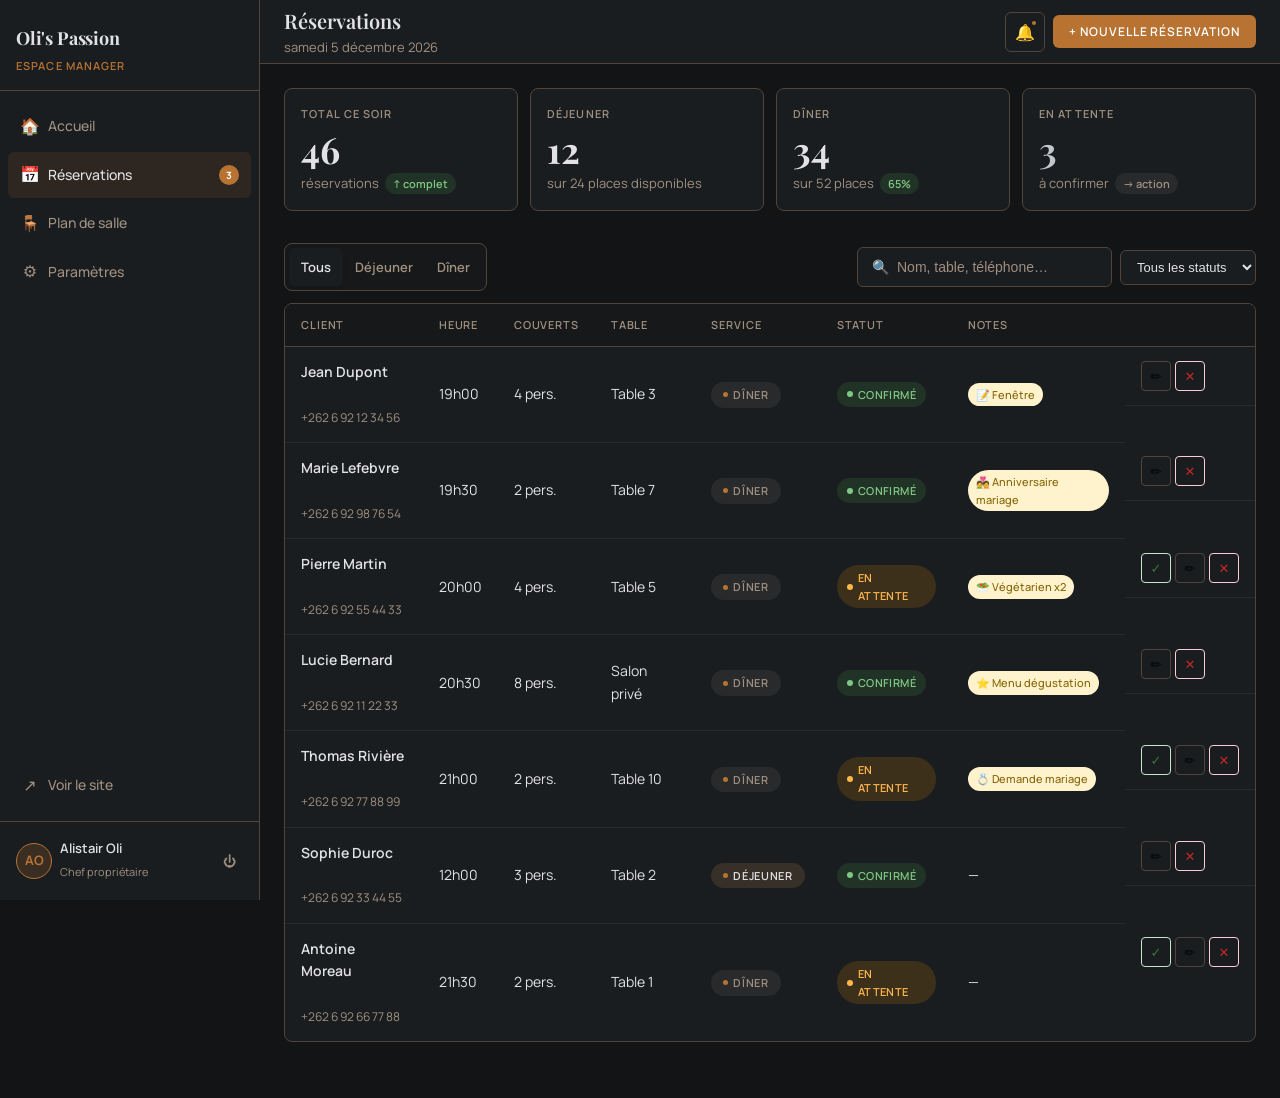
<file: dashboard/resa.html>
<!DOCTYPE html>
<html lang="fr">
<head>
  <meta charset="UTF-8">
  <meta name="viewport" content="width=device-width, initial-scale=1.0">
  <title>Réservations — Manager · Oli's Passion</title>
  <link rel="stylesheet" href="../css/tokens.css">
  <link rel="stylesheet" href="../css/style.css">
  <link rel="stylesheet" href="../css/dashboard.css">
  <style>
    /* ── Resa page specifics ──────────────────────────────── */
    .service-tabs {
      display: flex;
      gap: 0;
      background: var(--surface-container-low);
      border-radius: var(--radius-lg);
      padding: 4px;
      border: 1px solid var(--outline-variant);
    }
    .service-tab {
      flex: 1;
      padding: 10px var(--space-3);
      font-size: 13px;
      font-weight: 600;
      text-align: center;
      border-radius: var(--radius-md);
      cursor: pointer;
      transition: all var(--duration);
      color: var(--on-surface-variant);
      background: transparent;
      border: none;
    }
    .service-tab.active {
      background: var(--surface);
      color: var(--on-surface);
      box-shadow: 0 1px 4px rgba(27,48,34,0.08);
    }

    /* ── New reservation modal ────────────────────────────── */
    .modal-backdrop {
      display: none;
      position: fixed;
      inset: 0;
      background: rgba(6,27,14,0.5);
      z-index: 300;
      align-items: center;
      justify-content: center;
      padding: var(--space-4);
    }
    .modal-backdrop.open { display: flex; }
    .modal {
      background: var(--surface);
      border-radius: var(--radius-xl);
      padding: var(--space-6);
      width: 100%;
      max-width: 520px;
      max-height: 90svh;
      overflow-y: auto;
    }
    .modal__header {
      display: flex;
      align-items: center;
      justify-content: space-between;
      margin-bottom: var(--space-4);
    }
    .modal__title {
      font-family: var(--font-display);
      font-size: 22px;
      font-weight: 600;
    }
    .modal__close {
      width: 36px;
      height: 36px;
      border-radius: 50%;
      border: 1px solid var(--outline-variant);
      background: transparent;
      cursor: pointer;
      font-size: 18px;
      display: flex;
      align-items: center;
      justify-content: center;
    }
    .modal-form { display: flex; flex-direction: column; gap: var(--space-3); }
    .modal-form-row { display: grid; grid-template-columns: 1fr 1fr; gap: var(--space-3); }

    /* ── Note tag ─────────────────────────────────────────── */
    .note-tag {
      display: inline-flex;
      align-items: center;
      gap: 4px;
      padding: 3px 8px;
      background: #fff3cd;
      color: #856404;
      border-radius: var(--radius-full);
      font-size: 11px;
      font-weight: 500;
    }

    /* ── Action menu ──────────────────────────────────────── */
    .table-actions {
      display: flex;
      gap: 4px;
    }
    .table-actions button {
      width: 30px;
      height: 30px;
      border-radius: var(--radius);
      border: 1px solid var(--outline-variant);
      background: transparent;
      cursor: pointer;
      font-size: 13px;
      transition: all var(--duration);
    }
    .table-actions button:hover { background: var(--surface-container); }
    .table-actions button.confirm { color: #2e7d32; border-color: #c8e6c9; }
    .table-actions button.confirm:hover { background: #e8f5e9; }
    .table-actions button.cancel  { color: #c62828; border-color: #ffcdd2; }
    .table-actions button.cancel:hover  { background: #fce4ec; }
  </style>
</head>
<body class="theme-copper">
<div class="dash-layout">

  <!-- ── Sidebar ──────────────────────────────────────────── -->
  <aside class="dash-sidebar" id="sidebar" aria-label="Navigation manager">
    <div class="dash-sidebar__header">
      <div class="dash-sidebar__logo">Oli's Passion</div>
      <div class="dash-sidebar__role">Espace Manager</div>
    </div>
    <nav class="dash-nav">
      <a class="dash-nav__item" href="index.html"><span class="dash-nav__icon">🏠</span>Accueil</a>
      <a class="dash-nav__item active" href="resa.html">
        <span class="dash-nav__icon">📅</span>Réservations
        <span class="dash-nav__badge">3</span>
      </a>
      <a class="dash-nav__item" href="plan.html"><span class="dash-nav__icon">🪑</span>Plan de salle</a>
      <a class="dash-nav__item" href="parametres.html"><span class="dash-nav__icon">⚙️</span>Paramètres</a>
      <div style="flex:1"></div>
      <a class="dash-nav__item" href="../index.html"><span class="dash-nav__icon">↗</span>Voir le site</a>
    </nav>
    <div class="dash-sidebar__footer">
      <div class="dash-sidebar__user">
        <div class="dash-sidebar__avatar">AO</div>
        <div class="dash-sidebar__user-info"><strong>Alistair Oli</strong><span>Chef propriétaire</span></div>
        <button class="dash-sidebar__logout" aria-label="Déconnexion">⏻</button>
      </div>
    </div>
  </aside>
  <div class="sidebar-overlay" id="sidebarOverlay"></div>

  <div class="dash-main">
    <header class="dash-topbar">
      <div style="display:flex; align-items:center; gap:var(--space-2);">
        <button class="dash-mobile-toggle" id="mobileToggle" aria-label="Menu">☰</button>
        <div>
          <div class="dash-topbar__title">Réservations</div>
          <div class="dash-topbar__date" id="currentDate"></div>
        </div>
      </div>
      <div class="dash-topbar__actions">
        <button class="icon-btn has-notif" aria-label="Notifications">🔔</button>
        <button class="btn btn-primary" id="openModal" style="padding:8px 16px; font-size:12px;">+ Nouvelle réservation</button>
      </div>
    </header>

    <main class="dash-content">

      <!-- ── Stats rapides ──────────────────────────────── -->
      <div class="dash-section">
        <div class="kpi-grid">
          <div class="kpi-card">
            <div class="kpi-card__label">Total ce soir</div>
            <div class="kpi-card__value">46</div>
            <div class="kpi-card__sub">réservations <span class="kpi-card__trend up">↑ complet</span></div>
          </div>
          <div class="kpi-card">
            <div class="kpi-card__label">Déjeuner</div>
            <div class="kpi-card__value">12</div>
            <div class="kpi-card__sub">sur 24 places disponibles</div>
          </div>
          <div class="kpi-card">
            <div class="kpi-card__label">Dîner</div>
            <div class="kpi-card__value">34</div>
            <div class="kpi-card__sub">sur 52 places <span class="kpi-card__trend up">65%</span></div>
          </div>
          <div class="kpi-card">
            <div class="kpi-card__label">En attente</div>
            <div class="kpi-card__value" style="color:var(--secondary)">3</div>
            <div class="kpi-card__sub">à confirmer <span class="kpi-card__trend neutral">→ action</span></div>
          </div>
        </div>
      </div>

      <!-- ── Filtres ──────────────────────────────────────── -->
      <div class="dash-section">
        <div class="action-row">
          <div class="action-row__left">
            <div class="service-tabs">
              <button class="service-tab active" data-service="all">Tous</button>
              <button class="service-tab" data-service="lunch">Déjeuner</button>
              <button class="service-tab" data-service="dinner">Dîner</button>
            </div>
          </div>
          <div class="action-row__left">
            <div class="search-input">
              <span>🔍</span>
              <input type="search" placeholder="Nom, table, téléphone…" id="searchInput" aria-label="Rechercher">
            </div>
            <select style="padding:8px 12px; border:1px solid var(--outline-variant); border-radius:var(--radius-md); background:var(--surface); font-size:13px; color:var(--on-surface); outline:none;" aria-label="Filtrer par statut">
              <option value="">Tous les statuts</option>
              <option>Confirmé</option>
              <option>En attente</option>
              <option>Annulé</option>
            </select>
          </div>
        </div>

        <div class="dash-table-wrap">
          <table class="dash-table" id="resaTable" aria-label="Liste des réservations">
            <thead>
              <tr>
                <th>Client</th>
                <th>Heure</th>
                <th>Couverts</th>
                <th>Table</th>
                <th>Service</th>
                <th>Statut</th>
                <th>Notes</th>
                <th aria-label="Actions"></th>
              </tr>
            </thead>
            <tbody>
              <tr data-service="dinner">
                <td class="name-cell"><strong>Jean Dupont</strong><br><span>+262 6 92 12 34 56</span></td>
                <td>19h00</td>
                <td>4 pers.</td>
                <td>Table 3</td>
                <td><span class="chip">Dîner</span></td>
                <td><span class="status-badge confirmed">Confirmé</span></td>
                <td><span class="note-tag">📝 Fenêtre</span></td>
                <td class="table-actions">
                  <button title="Éditer">✏️</button>
                  <button class="cancel" title="Annuler">✕</button>
                </td>
              </tr>
              <tr data-service="dinner">
                <td class="name-cell"><strong>Marie Lefebvre</strong><br><span>+262 6 92 98 76 54</span></td>
                <td>19h30</td>
                <td>2 pers.</td>
                <td>Table 7</td>
                <td><span class="chip">Dîner</span></td>
                <td><span class="status-badge confirmed">Confirmé</span></td>
                <td><span class="note-tag">💑 Anniversaire mariage</span></td>
                <td class="table-actions">
                  <button title="Éditer">✏️</button>
                  <button class="cancel" title="Annuler">✕</button>
                </td>
              </tr>
              <tr data-service="dinner">
                <td class="name-cell"><strong>Pierre Martin</strong><br><span>+262 6 92 55 44 33</span></td>
                <td>20h00</td>
                <td>4 pers.</td>
                <td>Table 5</td>
                <td><span class="chip">Dîner</span></td>
                <td><span class="status-badge pending">En attente</span></td>
                <td><span class="note-tag">🥗 Végétarien x2</span></td>
                <td class="table-actions">
                  <button class="confirm" title="Confirmer">✓</button>
                  <button title="Éditer">✏️</button>
                  <button class="cancel" title="Annuler">✕</button>
                </td>
              </tr>
              <tr data-service="dinner">
                <td class="name-cell"><strong>Lucie Bernard</strong><br><span>+262 6 92 11 22 33</span></td>
                <td>20h30</td>
                <td>8 pers.</td>
                <td>Salon privé</td>
                <td><span class="chip">Dîner</span></td>
                <td><span class="status-badge confirmed">Confirmé</span></td>
                <td><span class="note-tag">⭐ Menu dégustation</span></td>
                <td class="table-actions">
                  <button title="Éditer">✏️</button>
                  <button class="cancel" title="Annuler">✕</button>
                </td>
              </tr>
              <tr data-service="dinner">
                <td class="name-cell"><strong>Thomas Rivière</strong><br><span>+262 6 92 77 88 99</span></td>
                <td>21h00</td>
                <td>2 pers.</td>
                <td>Table 10</td>
                <td><span class="chip">Dîner</span></td>
                <td><span class="status-badge pending">En attente</span></td>
                <td><span class="note-tag">💍 Demande mariage</span></td>
                <td class="table-actions">
                  <button class="confirm" title="Confirmer">✓</button>
                  <button title="Éditer">✏️</button>
                  <button class="cancel" title="Annuler">✕</button>
                </td>
              </tr>
              <tr data-service="lunch">
                <td class="name-cell"><strong>Sophie Duroc</strong><br><span>+262 6 92 33 44 55</span></td>
                <td>12h00</td>
                <td>3 pers.</td>
                <td>Table 2</td>
                <td><span class="chip" style="background:color-mix(in srgb,var(--gold) 15%,transparent);color:var(--tertiary-container)">Déjeuner</span></td>
                <td><span class="status-badge confirmed">Confirmé</span></td>
                <td>—</td>
                <td class="table-actions">
                  <button title="Éditer">✏️</button>
                  <button class="cancel" title="Annuler">✕</button>
                </td>
              </tr>
              <tr data-service="dinner">
                <td class="name-cell"><strong>Antoine Moreau</strong><br><span>+262 6 92 66 77 88</span></td>
                <td>21h30</td>
                <td>2 pers.</td>
                <td>Table 1</td>
                <td><span class="chip">Dîner</span></td>
                <td><span class="status-badge pending">En attente</span></td>
                <td>—</td>
                <td class="table-actions">
                  <button class="confirm" title="Confirmer">✓</button>
                  <button title="Éditer">✏️</button>
                  <button class="cancel" title="Annuler">✕</button>
                </td>
              </tr>
            </tbody>
          </table>
        </div>
      </div>

    </main>
  </div>
</div>

<!-- ── Modal nouvelle réservation ─────────────────────────── -->
<div class="modal-backdrop" id="modal" role="dialog" aria-modal="true" aria-labelledby="modalTitle">
  <div class="modal">
    <div class="modal__header">
      <h2 class="modal__title" id="modalTitle">Nouvelle réservation</h2>
      <button class="modal__close" id="closeModal" aria-label="Fermer">✕</button>
    </div>
    <form class="modal-form" novalidate>
      <div class="modal-form-row">
        <div class="field">
          <label for="m-nom">Nom *</label>
          <input type="text" id="m-nom" placeholder="Dupont" required>
        </div>
        <div class="field">
          <label for="m-prenom">Prénom *</label>
          <input type="text" id="m-prenom" placeholder="Jean" required>
        </div>
      </div>
      <div class="modal-form-row">
        <div class="field">
          <label for="m-tel">Téléphone *</label>
          <input type="tel" id="m-tel" placeholder="+262 6 92…" required>
        </div>
        <div class="field">
          <label for="m-email">Email</label>
          <input type="email" id="m-email" placeholder="jean@exemple.fr">
        </div>
      </div>
      <div class="modal-form-row">
        <div class="field">
          <label for="m-date">Date *</label>
          <input type="date" id="m-date" required>
        </div>
        <div class="field">
          <label for="m-heure">Heure *</label>
          <select id="m-heure" required>
            <option value="">Choisir</option>
            <option>12h00</option><option>12h30</option><option>13h00</option>
            <option>19h00</option><option>19h30</option><option>20h00</option>
            <option>20h30</option><option>21h00</option><option>21h30</option>
          </select>
        </div>
      </div>
      <div class="modal-form-row">
        <div class="field">
          <label for="m-couverts">Couverts *</label>
          <select id="m-couverts" required>
            <option>1</option><option>2</option><option>3</option><option>4</option>
            <option>5</option><option>6</option><option>7</option><option>8+</option>
          </select>
        </div>
        <div class="field">
          <label for="m-table">Table</label>
          <select id="m-table">
            <option value="">Auto-assigner</option>
            <option>Table 1 (2)</option><option>Table 2 (4)</option><option>Table 3 (4)</option>
            <option>Table 4 (2)</option><option>Table 5 (6)</option><option>Table 6 (2)</option>
            <option>Table 7 (4)</option><option>Table 8 (2)</option><option>Table 9 (4)</option>
            <option>Table 10 (2)</option><option>Salon privé (8-12)</option>
          </select>
        </div>
      </div>
      <div class="field">
        <label for="m-notes">Notes spéciales</label>
        <textarea id="m-notes" rows="2" placeholder="Allergies, occasion, préférences…"></textarea>
      </div>
      <div style="display:flex; gap:var(--space-2); justify-content:flex-end; margin-top:var(--space-2);">
        <button type="button" class="btn btn-outline" id="closeModal2">Annuler</button>
        <button type="submit" class="btn btn-primary">Créer la réservation</button>
      </div>
    </form>
  </div>
</div>

<script>
  document.getElementById('currentDate').textContent =
    new Date().toLocaleDateString('fr-FR', { weekday:'long', year:'numeric', month:'long', day:'numeric' });

  const sidebar = document.getElementById('sidebar');
  const overlay = document.getElementById('sidebarOverlay');
  document.getElementById('mobileToggle').addEventListener('click', () => {
    sidebar.classList.toggle('open');
    overlay.classList.toggle('open');
  });
  overlay.addEventListener('click', () => { sidebar.classList.remove('open'); overlay.classList.remove('open'); });

  // Modal
  const modal = document.getElementById('modal');
  document.getElementById('openModal').addEventListener('click',  () => modal.classList.add('open'));
  document.getElementById('closeModal').addEventListener('click', () => modal.classList.remove('open'));
  document.getElementById('closeModal2').addEventListener('click',() => modal.classList.remove('open'));
  modal.addEventListener('click', e => { if (e.target === modal) modal.classList.remove('open'); });

  // Service filter tabs
  document.querySelectorAll('.service-tab').forEach(btn => {
    btn.addEventListener('click', () => {
      document.querySelectorAll('.service-tab').forEach(b => b.classList.remove('active'));
      btn.classList.add('active');
      const svc = btn.dataset.service;
      document.querySelectorAll('#resaTable tbody tr').forEach(tr => {
        tr.style.display = (svc === 'all' || tr.dataset.service === svc) ? '' : 'none';
      });
    });
  });

  // Search
  document.getElementById('searchInput').addEventListener('input', function() {
    const q = this.value.toLowerCase();
    document.querySelectorAll('#resaTable tbody tr').forEach(tr => {
      tr.style.display = tr.textContent.toLowerCase().includes(q) ? '' : 'none';
    });
  });

  // Confirm button
  document.querySelectorAll('.confirm').forEach(btn => {
    btn.addEventListener('click', function() {
      const row = this.closest('tr');
      const badge = row.querySelector('.status-badge');
      badge.className = 'status-badge confirmed';
      badge.textContent = 'Confirmé';
      this.remove();
    });
  });
</script>
</body>
</html>
</file>
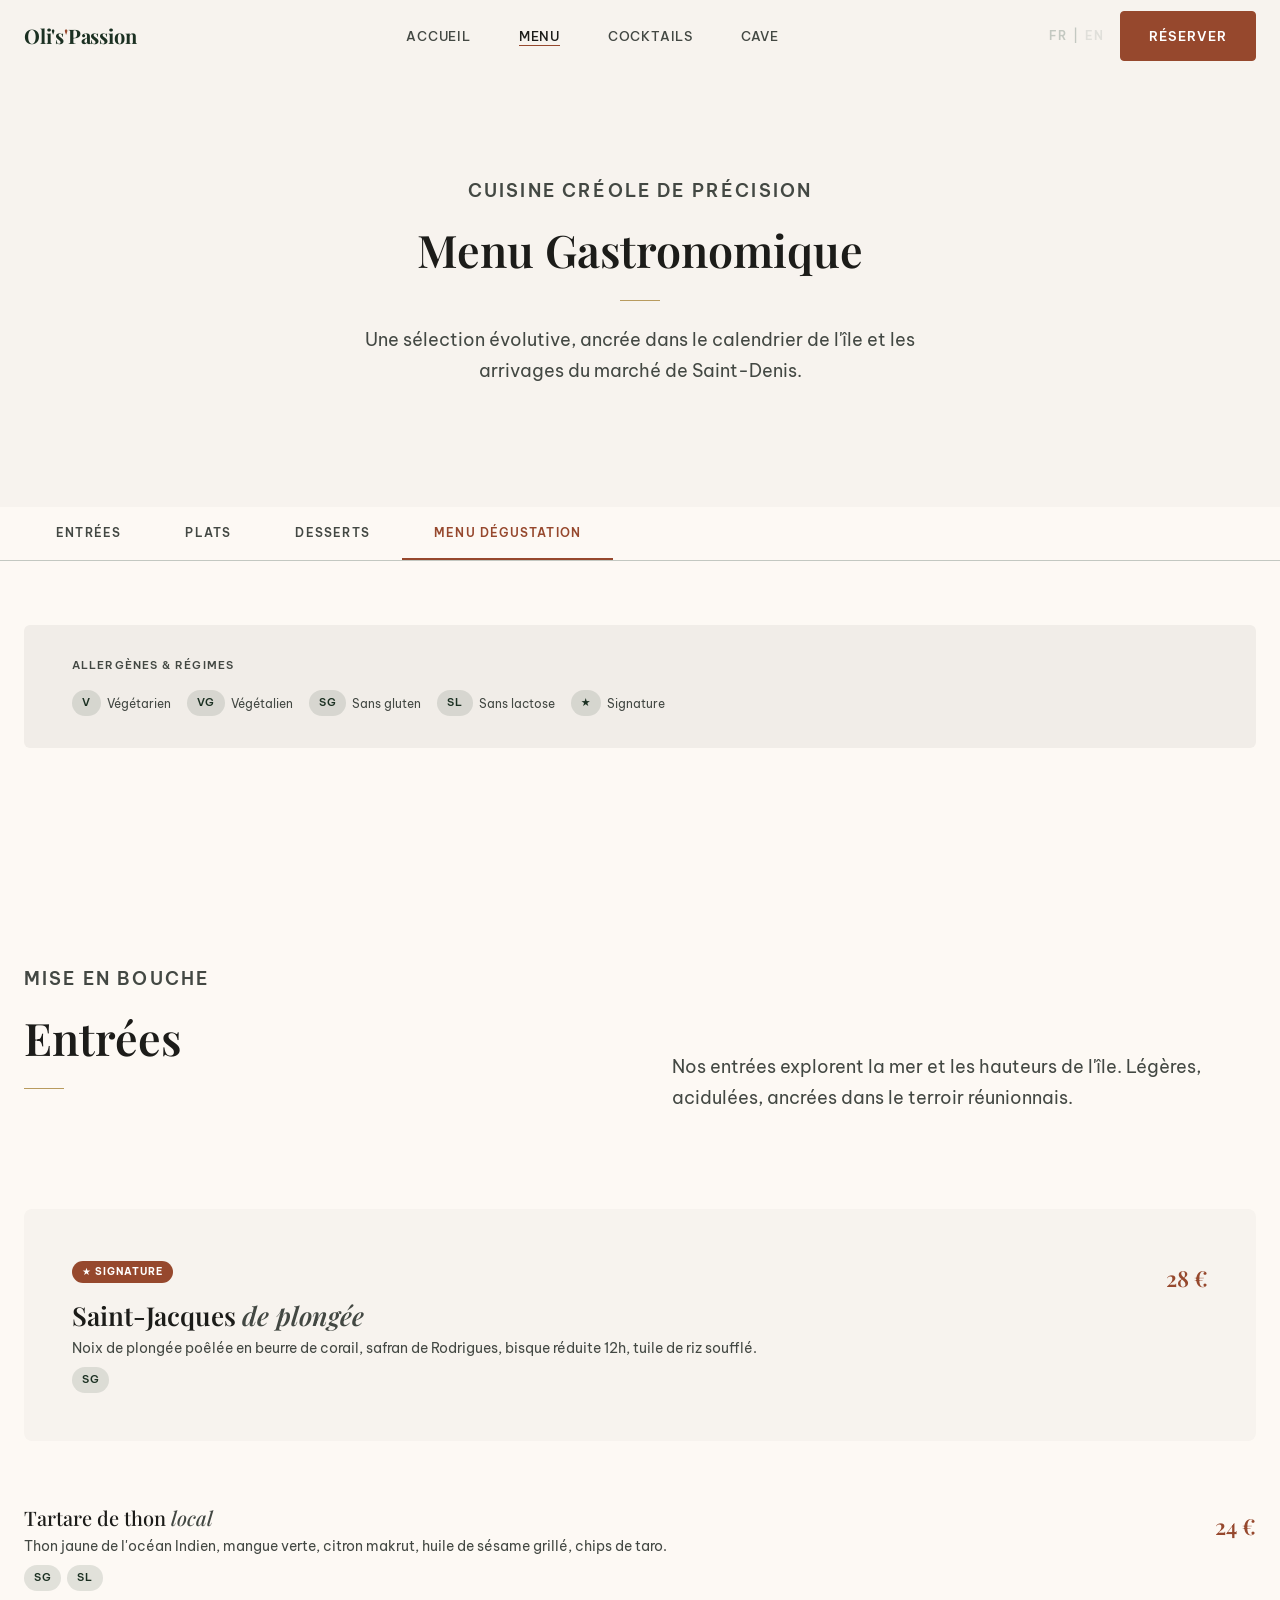
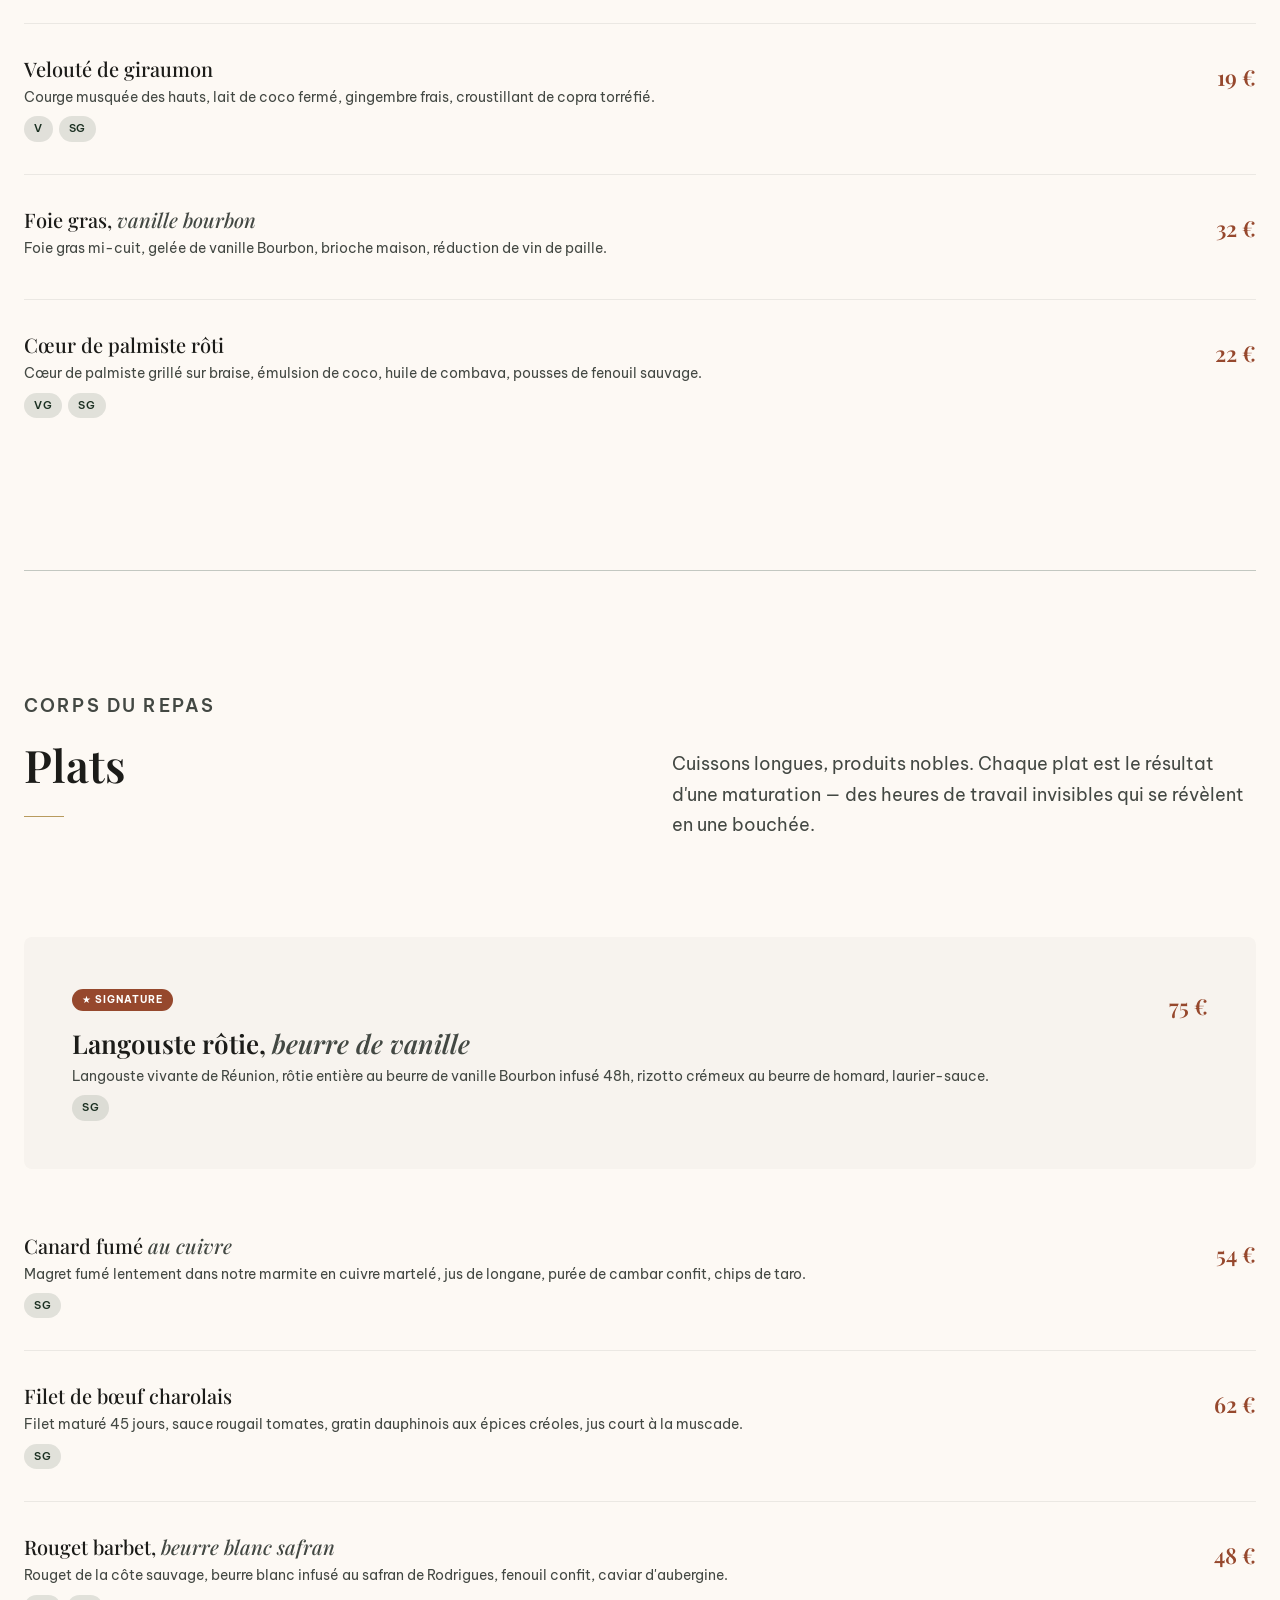
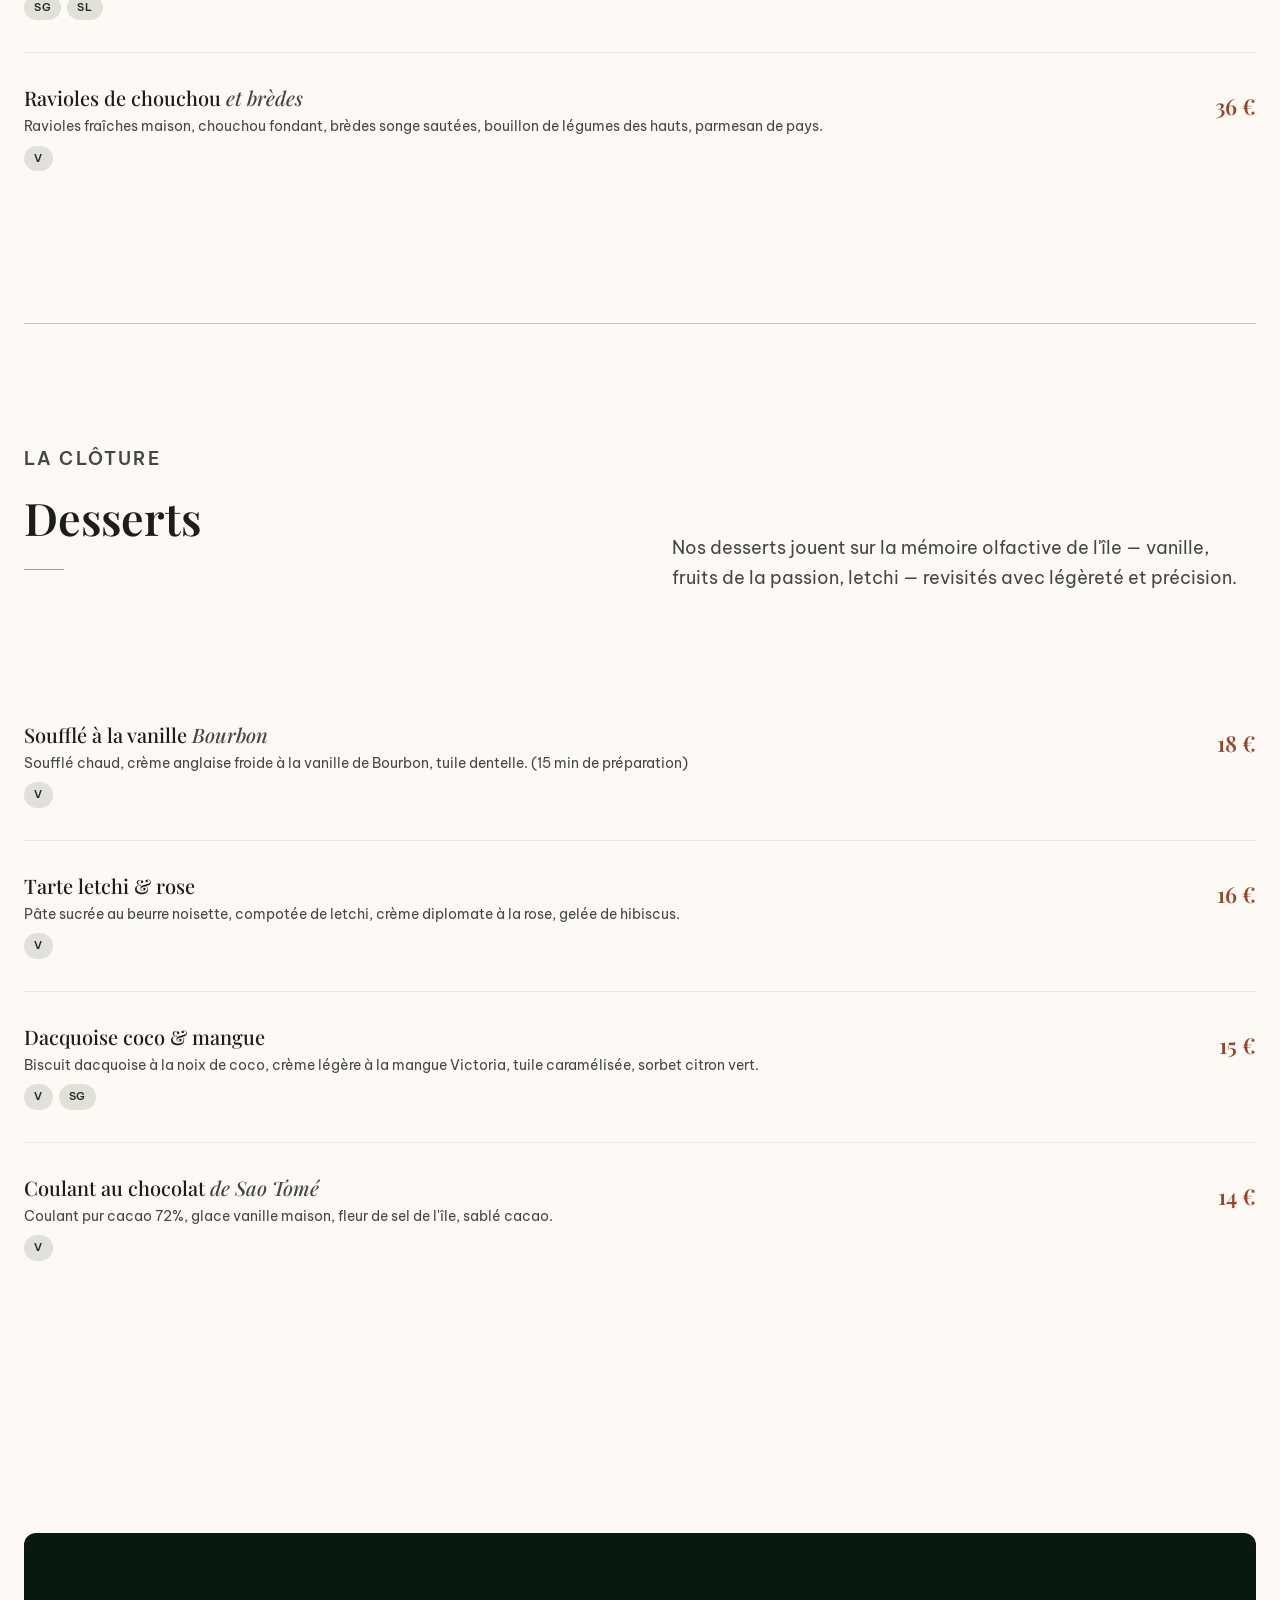
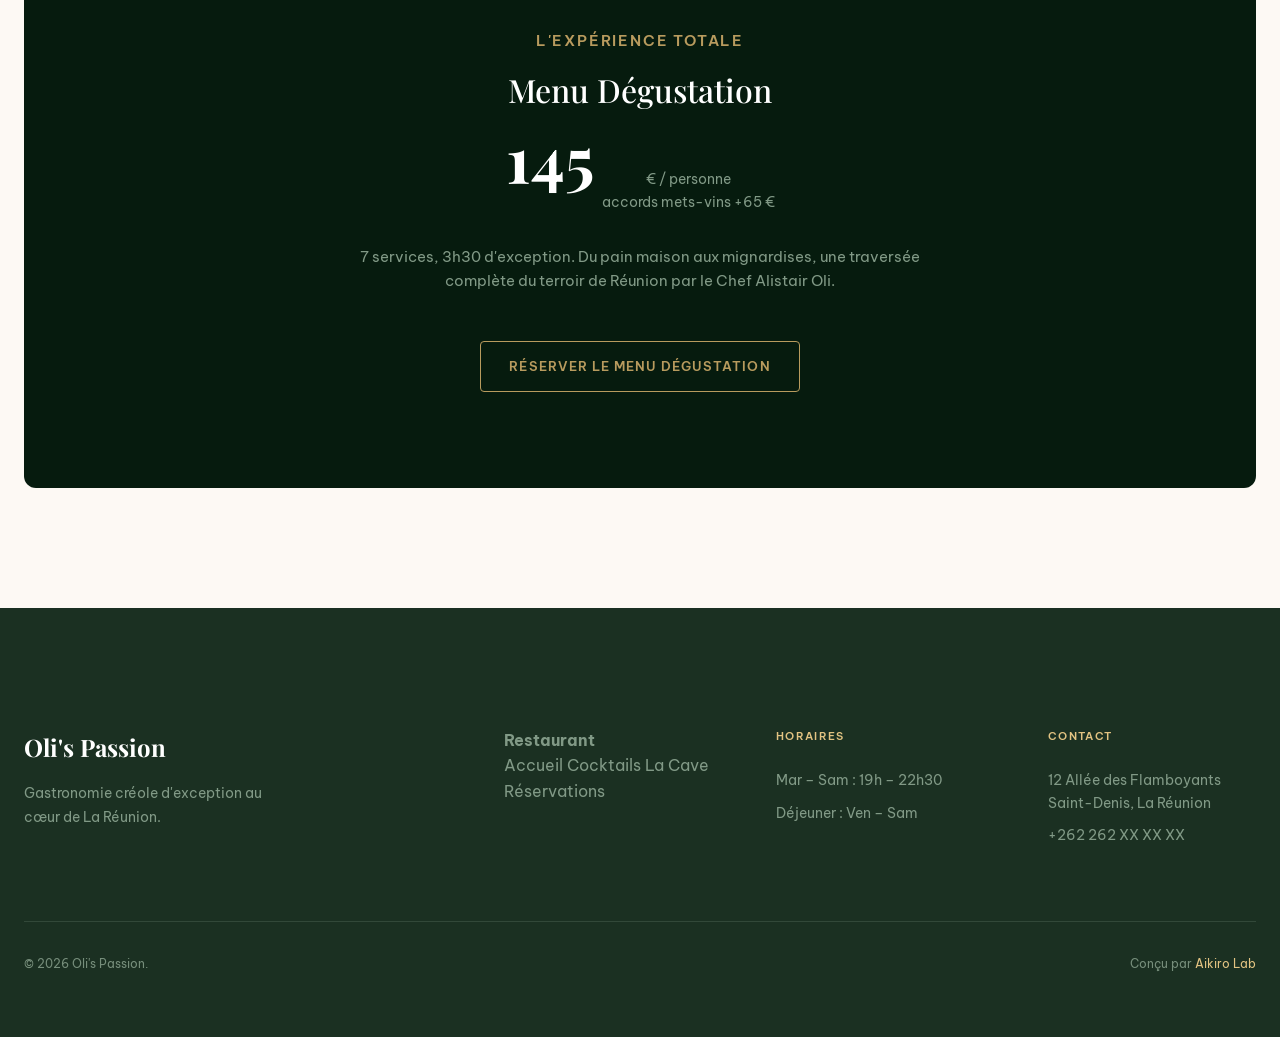
<file: TEMPLATE_CREOLE_ELEGANCE/menu.html>
<!DOCTYPE html>
<html lang="fr">
<head>
  <meta charset="UTF-8">
  <meta name="viewport" content="width=device-width, initial-scale=1.0">
  <title>Menu Gastronomique — Oli's Passion</title>
  <meta name="description" content="Découvrez le menu gastronomique d'Oli's Passion. Entrées, plats, desserts — une cuisine créole d'exception.">
  <link rel="stylesheet" href="css/style.css">
  <style>
    /* ── Menu page ─────────────────────────────────────────── */
    .menu-nav-tabs {
      position: sticky;
      top: 72px;
      z-index: 50;
      background: rgba(253,249,244,0.96);
      backdrop-filter: blur(12px);
      border-bottom: 1px solid var(--outline-variant);
      padding-block: 0;
    }
    .menu-nav-tabs .container {
      display: flex;
      gap: 0;
      overflow-x: auto;
      scrollbar-width: none;
    }
    .menu-nav-tabs .container::-webkit-scrollbar { display: none; }
    .tab-link {
      flex-shrink: 0;
      padding: 16px var(--space-4);
      font-size: 12px;
      font-weight: 600;
      letter-spacing: 0.1em;
      text-transform: uppercase;
      color: var(--on-surface-variant);
      border-bottom: 2px solid transparent;
      transition: color var(--duration), border-color var(--duration);
      cursor: pointer;
    }
    .tab-link:hover { color: var(--on-surface); }
    .tab-link.active {
      color: var(--secondary);
      border-bottom-color: var(--secondary);
    }

    /* ── Menu section ─────────────────────────────────────── */
    .menu-section {
      padding-block: var(--space-15);
      border-bottom: 1px solid var(--outline-variant);
    }
    .menu-section:last-of-type { border-bottom: none; }
    .menu-section__header {
      display: grid;
      grid-template-columns: 1fr 1fr;
      gap: var(--space-8);
      align-items: end;
      margin-bottom: var(--space-12);
    }
    .menu-section__header .label-caps { margin-bottom: var(--space-2); }
    .menu-section__header .headline-lg { margin-bottom: 0; }
    .menu-section__header p {
      color: var(--on-surface-variant);
      font-size: var(--text-body-lg);
      line-height: 1.7;
    }

    /* ── Menu items list ──────────────────────────────────── */
    .menu-list {
      display: flex;
      flex-direction: column;
      gap: 0;
    }
    .menu-item {
      display: grid;
      grid-template-columns: 1fr auto;
      gap: var(--space-4);
      align-items: start;
      padding-block: var(--space-4);
      border-bottom: 1px solid var(--surface-container-high);
      transition: background var(--duration);
    }
    .menu-item:last-child { border-bottom: none; }
    .menu-item:hover { background: var(--surface-container-low); margin-inline: calc(-1 * var(--gutter)); padding-inline: var(--gutter); }
    .menu-item__name {
      font-family: var(--font-display);
      font-size: 20px;
      font-weight: 500;
      margin-bottom: 4px;
      line-height: 1.3;
    }
    .menu-item__name em { font-style: italic; color: var(--on-surface-variant); }
    .menu-item__desc {
      font-size: 14px;
      color: var(--on-surface-variant);
      line-height: 1.6;
      margin-bottom: var(--space-1);
    }
    .menu-item__tags { display: flex; gap: 6px; flex-wrap: wrap; }
    .menu-item__price {
      font-family: var(--font-display);
      font-size: 22px;
      font-weight: 600;
      color: var(--secondary);
      text-align: right;
      white-space: nowrap;
      padding-top: 4px;
    }

    /* ── Featured / Large item ────────────────────────────── */
    .menu-item--featured {
      grid-template-columns: 1fr;
      background: var(--surface-container-low);
      border-radius: var(--radius-lg);
      padding: var(--space-6);
      margin-bottom: var(--space-4);
      border-bottom: none;
    }
    .menu-item--featured:hover { margin-inline: 0; padding-inline: var(--space-6); }
    .menu-item--featured .menu-item__inner {
      display: grid;
      grid-template-columns: 1fr auto;
      gap: var(--space-4);
      align-items: start;
    }
    .menu-item--featured .menu-item__name {
      font-size: 26px;
      font-weight: 600;
    }
    .menu-item--featured .menu-item__badge {
      display: inline-block;
      background: var(--secondary);
      color: var(--on-secondary);
      font-size: 10px;
      font-weight: 700;
      letter-spacing: 0.1em;
      text-transform: uppercase;
      padding: 3px 10px;
      border-radius: var(--radius-full);
      margin-bottom: var(--space-2);
    }

    /* ── Allergens legend ─────────────────────────────────── */
    .allergens-legend {
      background: var(--surface-container);
      padding: var(--space-4) var(--space-6);
      border-radius: var(--radius-md);
      margin-bottom: var(--space-12);
    }
    .allergens-legend h4 {
      font-size: 11px;
      font-weight: 600;
      letter-spacing: 0.1em;
      text-transform: uppercase;
      color: var(--on-surface-variant);
      margin-bottom: var(--space-2);
    }
    .allergens-legend ul {
      display: flex;
      flex-wrap: wrap;
      gap: var(--space-2);
    }
    .allergens-legend li {
      font-size: 12px;
      color: var(--on-surface-variant);
      display: flex;
      align-items: center;
      gap: 6px;
    }

    /* ── Tasting menu CTA ─────────────────────────────────── */
    .tasting-cta {
      background: var(--primary);
      color: var(--on-primary);
      padding: var(--space-12) var(--space-8);
      border-radius: var(--radius-xl);
      text-align: center;
      margin-block: var(--space-15);
    }
    .tasting-cta .label-caps { color: var(--gold); margin-bottom: var(--space-2); }
    .tasting-cta .headline-md { color: var(--on-primary); margin-bottom: var(--space-2); }
    .tasting-cta p { color: var(--on-primary-container); font-size: 15px; margin-bottom: var(--space-6); max-width: 560px; margin-inline: auto; }
    .tasting-cta .price-block {
      display: flex;
      align-items: baseline;
      justify-content: center;
      gap: 8px;
      margin-bottom: var(--space-4);
    }
    .tasting-cta .price-big {
      font-family: var(--font-display);
      font-size: 64px;
      font-weight: 700;
      line-height: 1;
      color: var(--on-primary);
    }
    .tasting-cta .price-note { font-size: 14px; color: var(--on-primary-container); }

    @media (max-width: 768px) {
      .menu-section__header { grid-template-columns: 1fr; gap: var(--space-3); }
      .menu-item { grid-template-columns: 1fr; }
      .menu-item__price { text-align: left; }
      .menu-item--featured .menu-item__inner { grid-template-columns: 1fr; }
    }
  </style>
</head>
<body>

  <!-- ── Navigation ───────────────────────────────────────── -->
  <nav class="site-nav scrolled" id="siteNav" aria-label="Navigation principale">
    <a href="index.html" class="site-nav__logo">Oli's<span>'</span>Passion</a>
    <ul class="site-nav__links" id="navLinks" role="list">
      <li><a href="index.html">Accueil</a></li>
      <li><a href="menu.html" class="active">Menu</a></li>
      <li><a href="cocktails.html">Cocktails</a></li>
      <li><a href="vin.html">Cave</a></li>
    </ul>
    <div class="site-nav__actions">
      <div class="lang-toggle"><span>FR</span><span>|</span><span style="opacity:.45">EN</span></div>
      <a href="index.html#reservation" class="btn btn-primary">Réserver</a>
      <button class="nav-toggle" id="navToggle" aria-label="Menu" aria-expanded="false">
        <span></span><span></span><span></span>
      </button>
    </div>
  </nav>

  <!-- ── Page hero ──────────────────────────────────────────── -->
  <header class="page-hero" aria-labelledby="page-title">
    <p class="label-caps animate-fade-up">Cuisine créole de précision</p>
    <h1 class="headline-lg animate-fade-up delay-1" id="page-title">Menu Gastronomique</h1>
    <div class="divider divider--center animate-fade-up delay-2"></div>
    <p class="animate-fade-up delay-2">Une sélection évolutive, ancrée dans le calendrier de l'île et les arrivages du marché de Saint-Denis.</p>
  </header>

  <!-- ── Tab navigation ─────────────────────────────────────── -->
  <nav class="menu-nav-tabs" aria-label="Sections du menu">
    <div class="container">
      <a class="tab-link active" href="#entrees">Entrées</a>
      <a class="tab-link" href="#plats">Plats</a>
      <a class="tab-link" href="#desserts">Desserts</a>
      <a class="tab-link" href="#degustation">Menu dégustation</a>
    </div>
  </nav>

  <main>
    <div class="container">
      <!-- ── Allergens ──────────────────────────────────────── -->
      <div class="allergens-legend" style="margin-top: var(--space-8);">
        <h4>Allergènes & régimes</h4>
        <ul>
          <li><span class="chip">V</span> Végétarien</li>
          <li><span class="chip">VG</span> Végétalien</li>
          <li><span class="chip">SG</span> Sans gluten</li>
          <li><span class="chip">SL</span> Sans lactose</li>
          <li><span class="chip">★</span> Signature</li>
        </ul>
      </div>

      <!-- ══ Entrées ═══════════════════════════════════════════ -->
      <section class="menu-section" id="entrees" aria-labelledby="entrees-title">
        <div class="menu-section__header">
          <div>
            <p class="label-caps reveal">Mise en bouche</p>
            <h2 class="headline-lg reveal reveal-delay-1" id="entrees-title">Entrées</h2>
            <div class="divider reveal reveal-delay-1"></div>
          </div>
          <p class="reveal reveal-delay-2">Nos entrées explorent la mer et les hauteurs de l'île. Légères, acidulées, ancrées dans le terroir réunionnais.</p>
        </div>

        <div class="menu-list">
          <article class="menu-item--featured menu-item reveal">
            <div class="menu-item__inner">
              <div>
                <span class="menu-item__badge">★ Signature</span>
                <h3 class="menu-item__name">Saint-Jacques <em>de plongée</em></h3>
                <p class="menu-item__desc">Noix de plongée poêlée en beurre de corail, safran de Rodrigues, bisque réduite 12h, tuile de riz soufflé.</p>
                <div class="menu-item__tags">
                  <span class="chip">SG</span>
                </div>
              </div>
              <div class="menu-item__price">28 €</div>
            </div>
          </article>

          <article class="menu-item reveal">
            <div>
              <h3 class="menu-item__name">Tartare de thon <em>local</em></h3>
              <p class="menu-item__desc">Thon jaune de l'océan Indien, mangue verte, citron makrut, huile de sésame grillé, chips de taro.</p>
              <div class="menu-item__tags"><span class="chip">SG</span><span class="chip">SL</span></div>
            </div>
            <div class="menu-item__price">24 €</div>
          </article>

          <article class="menu-item reveal">
            <div>
              <h3 class="menu-item__name">Velouté de giraumon</h3>
              <p class="menu-item__desc">Courge musquée des hauts, lait de coco fermé, gingembre frais, croustillant de copra torréfié.</p>
              <div class="menu-item__tags"><span class="chip">V</span><span class="chip">SG</span></div>
            </div>
            <div class="menu-item__price">19 €</div>
          </article>

          <article class="menu-item reveal">
            <div>
              <h3 class="menu-item__name">Foie gras, <em>vanille bourbon</em></h3>
              <p class="menu-item__desc">Foie gras mi-cuit, gelée de vanille Bourbon, brioche maison, réduction de vin de paille.</p>
              <div class="menu-item__tags"></div>
            </div>
            <div class="menu-item__price">32 €</div>
          </article>

          <article class="menu-item reveal">
            <div>
              <h3 class="menu-item__name">Cœur de palmiste rôti</h3>
              <p class="menu-item__desc">Cœur de palmiste grillé sur braise, émulsion de coco, huile de combava, pousses de fenouil sauvage.</p>
              <div class="menu-item__tags"><span class="chip">VG</span><span class="chip">SG</span></div>
            </div>
            <div class="menu-item__price">22 €</div>
          </article>
        </div>
      </section>

      <!-- ══ Plats ════════════════════════════════════════════ -->
      <section class="menu-section" id="plats" aria-labelledby="plats-title">
        <div class="menu-section__header">
          <div>
            <p class="label-caps reveal">Corps du repas</p>
            <h2 class="headline-lg reveal reveal-delay-1" id="plats-title">Plats</h2>
            <div class="divider reveal reveal-delay-1"></div>
          </div>
          <p class="reveal reveal-delay-2">Cuissons longues, produits nobles. Chaque plat est le résultat d'une maturation — des heures de travail invisibles qui se révèlent en une bouchée.</p>
        </div>

        <div class="menu-list">
          <article class="menu-item--featured menu-item reveal">
            <div class="menu-item__inner">
              <div>
                <span class="menu-item__badge">★ Signature</span>
                <h3 class="menu-item__name">Langouste rôtie, <em>beurre de vanille</em></h3>
                <p class="menu-item__desc">Langouste vivante de Réunion, rôtie entière au beurre de vanille Bourbon infusé 48h, rizotto crémeux au beurre de homard, laurier-sauce.</p>
                <div class="menu-item__tags"><span class="chip">SG</span></div>
              </div>
              <div class="menu-item__price">75 €</div>
            </div>
          </article>

          <article class="menu-item reveal">
            <div>
              <h3 class="menu-item__name">Canard fumé <em>au cuivre</em></h3>
              <p class="menu-item__desc">Magret fumé lentement dans notre marmite en cuivre martelé, jus de longane, purée de cambar confit, chips de taro.</p>
              <div class="menu-item__tags"><span class="chip">SG</span></div>
            </div>
            <div class="menu-item__price">54 €</div>
          </article>

          <article class="menu-item reveal">
            <div>
              <h3 class="menu-item__name">Filet de bœuf charolais</h3>
              <p class="menu-item__desc">Filet maturé 45 jours, sauce rougail tomates, gratin dauphinois aux épices créoles, jus court à la muscade.</p>
              <div class="menu-item__tags"><span class="chip">SG</span></div>
            </div>
            <div class="menu-item__price">62 €</div>
          </article>

          <article class="menu-item reveal">
            <div>
              <h3 class="menu-item__name">Rouget barbet, <em>beurre blanc safran</em></h3>
              <p class="menu-item__desc">Rouget de la côte sauvage, beurre blanc infusé au safran de Rodrigues, fenouil confit, caviar d'aubergine.</p>
              <div class="menu-item__tags"><span class="chip">SG</span><span class="chip">SL</span></div>
            </div>
            <div class="menu-item__price">48 €</div>
          </article>

          <article class="menu-item reveal">
            <div>
              <h3 class="menu-item__name">Ravioles de chouchou <em>et brèdes</em></h3>
              <p class="menu-item__desc">Ravioles fraîches maison, chouchou fondant, brèdes songe sautées, bouillon de légumes des hauts, parmesan de pays.</p>
              <div class="menu-item__tags"><span class="chip">V</span></div>
            </div>
            <div class="menu-item__price">36 €</div>
          </article>
        </div>
      </section>

      <!-- ══ Desserts ══════════════════════════════════════════ -->
      <section class="menu-section" id="desserts" aria-labelledby="desserts-title">
        <div class="menu-section__header">
          <div>
            <p class="label-caps reveal">La clôture</p>
            <h2 class="headline-lg reveal reveal-delay-1" id="desserts-title">Desserts</h2>
            <div class="divider reveal reveal-delay-1"></div>
          </div>
          <p class="reveal reveal-delay-2">Nos desserts jouent sur la mémoire olfactive de l'île — vanille, fruits de la passion, letchi — revisités avec légèreté et précision.</p>
        </div>

        <div class="menu-list">
          <article class="menu-item reveal">
            <div>
              <h3 class="menu-item__name">Soufflé à la vanille <em>Bourbon</em></h3>
              <p class="menu-item__desc">Soufflé chaud, crème anglaise froide à la vanille de Bourbon, tuile dentelle. (15 min de préparation)</p>
              <div class="menu-item__tags"><span class="chip">V</span></div>
            </div>
            <div class="menu-item__price">18 €</div>
          </article>

          <article class="menu-item reveal">
            <div>
              <h3 class="menu-item__name">Tarte letchi & rose</h3>
              <p class="menu-item__desc">Pâte sucrée au beurre noisette, compotée de letchi, crème diplomate à la rose, gelée de hibiscus.</p>
              <div class="menu-item__tags"><span class="chip">V</span></div>
            </div>
            <div class="menu-item__price">16 €</div>
          </article>

          <article class="menu-item reveal">
            <div>
              <h3 class="menu-item__name">Dacquoise coco & mangue</h3>
              <p class="menu-item__desc">Biscuit dacquoise à la noix de coco, crème légère à la mangue Victoria, tuile caramélisée, sorbet citron vert.</p>
              <div class="menu-item__tags"><span class="chip">V</span><span class="chip">SG</span></div>
            </div>
            <div class="menu-item__price">15 €</div>
          </article>

          <article class="menu-item reveal">
            <div>
              <h3 class="menu-item__name">Coulant au chocolat <em>de Sao Tomé</em></h3>
              <p class="menu-item__desc">Coulant pur cacao 72%, glace vanille maison, fleur de sel de l'île, sablé cacao.</p>
              <div class="menu-item__tags"><span class="chip">V</span></div>
            </div>
            <div class="menu-item__price">14 €</div>
          </article>
        </div>
      </section>

      <!-- ══ Menu dégustation CTA ══════════════════════════════ -->
      <div class="tasting-cta reveal" id="degustation" role="region" aria-labelledby="degustation-title">
        <p class="label-caps">L'expérience totale</p>
        <h2 class="headline-md" id="degustation-title">Menu Dégustation</h2>
        <div class="price-block">
          <span class="price-big">145</span>
          <span class="price-note">€ / personne<br>accords mets-vins +65 €</span>
        </div>
        <p>7 services, 3h30 d'exception. Du pain maison aux mignardises, une traversée complète du terroir de Réunion par le Chef Alistair Oli.</p>
        <a href="index.html#reservation" class="btn btn-ghost">Réserver le menu dégustation</a>
      </div>

    </div>
  </main>

  <!-- ── Footer ─────────────────────────────────────────────── -->
  <footer class="site-footer" role="contentinfo">
    <div class="container">
      <div class="footer-grid">
        <div class="footer-brand">
          <div class="footer-brand__logo">Oli's Passion</div>
          <p class="footer-brand__tagline">Gastronomie créole d'exception au cœur de La Réunion.</p>
        </div>
        <nav aria-label="Navigation">
          <h4>Restaurant</h4>
          <a href="index.html">Accueil</a>
          <a href="cocktails.html">Cocktails</a>
          <a href="vin.html">La Cave</a>
          <a href="index.html#reservation">Réservations</a>
        </nav>
        <div class="footer-col">
          <h4>Horaires</h4>
          <p>Mar – Sam : 19h – 22h30</p>
          <p>Déjeuner : Ven – Sam</p>
        </div>
        <div class="footer-col">
          <h4>Contact</h4>
          <p>12 Allée des Flamboyants<br>Saint-Denis, La Réunion</p>
          <a href="tel:+262262000000">+262 262 XX XX XX</a>
        </div>
      </div>
      <div class="footer-bottom">
        <span>© 2026 Oli's Passion.</span>
        <span>Conçu par <a href="#" style="color:var(--gold-light)">Aikiro Lab</a></span>
      </div>
    </div>
  </footer>

  <script>
    const nav = document.getElementById('siteNav');
    window.addEventListener('scroll', () => nav.classList.toggle('scrolled', window.scrollY > 40), { passive: true });
    document.getElementById('navToggle').addEventListener('click', function() {
      const links = document.getElementById('navLinks');
      const open = links.classList.toggle('open');
      this.setAttribute('aria-expanded', open);
    });
    const revealEls = document.querySelectorAll('.reveal');
    const observer  = new IntersectionObserver(entries => {
      entries.forEach(e => { if (e.isIntersecting) { e.target.classList.add('visible'); observer.unobserve(e.target); } });
    }, { threshold: 0.1 });
    revealEls.forEach(el => observer.observe(el));

    // Smooth tab scroll + active state
    document.querySelectorAll('.tab-link').forEach(link => {
      link.addEventListener('click', e => {
        e.preventDefault();
        document.querySelectorAll('.tab-link').forEach(l => l.classList.remove('active'));
        link.classList.add('active');
        document.querySelector(link.getAttribute('href')).scrollIntoView({ behavior: 'smooth', block: 'start' });
      });
    });
    // Highlight tab on scroll
    const sections = document.querySelectorAll('.menu-section, .tasting-cta');
    const tabLinks = document.querySelectorAll('.tab-link');
    const scrollSpy = new IntersectionObserver(entries => {
      entries.forEach(e => {
        if (e.isIntersecting) {
          tabLinks.forEach(l => l.classList.remove('active'));
          const active = document.querySelector(`.tab-link[href="#${e.target.id}"]`);
          if (active) active.classList.add('active');
        }
      });
    }, { rootMargin: '-30% 0px -60% 0px' });
    sections.forEach(s => scrollSpy.observe(s));
  </script>
</body>
</html>
</file>
<file: css/tokens.css>
/* ============================================================
   TOKENS — Dual-Theme CSS Custom Properties
   Oli's Passion · Source of truth: CLAUDE.md / Design.md
   ============================================================ */

/* ── Shared (non-color) tokens ─────────────────────────────── */
:root {
  /* Spacing scale (8px base) */
  --space-1:  4px;
  --space-2:  8px;
  --space-3: 12px;
  --space-4: 16px;
  --space-5: 20px;
  --space-6: 24px;
  --space-8: 32px;
  --space-10: 40px;
  --space-12: 48px;
  --space-16: 64px;
  --space-20: 80px;
  --space-section: 120px;

  /* Container */
  --container-max: 1280px;
  --gutter: 24px;

  /* Radius */
  --radius-sm:  2px;
  --radius:     4px;
  --radius-md:  6px;
  --radius-lg:  8px;
  --radius-xl: 12px;
  --radius-full: 9999px;

  /* Motion */
  --duration: 200ms;
  --ease-out: cubic-bezier(0.0, 0.0, 0.2, 1);

  /* Typography — shared */
  --font-display: 'Playfair Display', Georgia, serif;
}

/* ── Midnight Copper Luxury ────────────────────────────────── */
/* Target: index.html (root) + /dashboard/* */
.theme-copper {
  /* Fonts */
  --font-body:  'Manrope', system-ui, sans-serif;

  /* Backgrounds */
  --background:                 #121416;
  --surface:                    #1a1d1f;
  --surface-container-low:      #161819;
  --surface-container:          #1e2022;
  --surface-container-high:     #282a2c;
  --surface-container-highest:  #333537;

  /* Core palette */
  --primary:           #B87333;   /* Deep Copper — CTA / accents */
  --primary-hover:     #D9975D;   /* Brushed Copper — hover */
  --primary-container: #c8803f;   /* Copper mid */
  --on-primary:        #ffffff;
  --on-primary-container: #432100;

  --secondary:             #c2c7cc;
  --on-secondary:          #2c3135;
  --secondary-container:   #42474c;
  --on-secondary-container: #b1b6ba;

  /* Text */
  --on-surface:         #e2e2e5;
  --on-surface-variant: #a09080;

  /* Borders */
  --outline:         #a08d80;
  --outline-variant: #524439;

  /* State */
  --error:          #ffb4ab;
  --on-error:       #690005;
  --error-container: #93000a;

  /* Gold accent (dashboard badges, labels) */
  --gold: #D9975D;
}

/* ── Midnight Creole Luxury ────────────────────────────────── */
/* Target: menu.html · vin.html · cocktails.html */
.theme-creole {
  /* Fonts */
  --font-body: 'Hanken Grotesk', system-ui, sans-serif;

  /* Backgrounds */
  --background:                #0B0B0B;
  --surface:                   #1C1C1C;
  --surface-container-low:     #131313;
  --surface-container:         #202020;
  --surface-container-high:    #2a2a2a;
  --surface-container-highest: #363636;

  /* Core palette */
  --primary:           #C5A059;   /* Or créole — CTA / accents */
  --primary-hover:     #d4b478;   /* Or clair — hover */
  --primary-container: #a07a35;
  --on-primary:        #0B0B0B;
  --on-primary-container: #f5e6c8;

  --secondary:             #B35A38;   /* Terre cuite */
  --on-secondary:          #F9F5F0;
  --secondary-container:   #8a3d22;
  --on-secondary-container: #f5d0c0;

  /* Text */
  --on-surface:         #F9F5F0;
  --on-surface-variant: #a09080;

  /* Borders */
  --outline:         #8a7060;
  --outline-variant: #3a2e24;

  /* State */
  --error:          #ffb4ab;
  --on-error:       #690005;
  --error-container: #93000a;

  /* Gold accent */
  --gold: #C5A059;
}
</file>
<file: css/style.css>
/* ============================================================
   STYLE — Vitrine partagée
   Oli's Passion · Consomme css/tokens.css
   ============================================================ */

/* ── Google Fonts ──────────────────────────────────────────── */
@import url('https://fonts.googleapis.com/css2?family=Playfair+Display:ital,wght@0,400;0,500;0,600;0,700;1,400;1,600&family=Manrope:wght@300;400;500;600;700&family=Hanken+Grotesk:wght@300;400;500;600;700&display=swap');

/* ── Base reset ────────────────────────────────────────────── */
*, *::before, *::after { box-sizing: border-box; margin: 0; padding: 0; }

html {
  font-size: 16px;
  scroll-behavior: smooth;
  -webkit-text-size-adjust: 100%;
}

body {
  background-color: var(--background);
  color: var(--on-surface);
  font-family: var(--font-body);
  font-size: 16px;
  line-height: 1.6;
  -webkit-font-smoothing: antialiased;
  overflow-x: hidden;
}

img { display: block; max-width: 100%; }
a { color: inherit; text-decoration: none; }
button { font-family: inherit; cursor: pointer; }
ul, ol { list-style: none; }

/* ── Container ─────────────────────────────────────────────── */
.container {
  width: 100%;
  max-width: var(--container-max);
  margin-inline: auto;
  padding-inline: var(--gutter);
}

/* ── Typography utilities ──────────────────────────────────── */
.display {
  font-family: var(--font-display);
  font-size: clamp(40px, 6vw, 64px);
  font-weight: 700;
  line-height: 1.05;
  letter-spacing: -0.02em;
  color: var(--on-surface);
}
.headline-lg {
  font-family: var(--font-display);
  font-size: clamp(28px, 3.5vw, 40px);
  font-weight: 600;
  line-height: 1.2;
  color: var(--on-surface);
}
.headline-md {
  font-family: var(--font-display);
  font-size: clamp(22px, 2.5vw, 32px);
  font-weight: 500;
  line-height: 1.3;
  color: var(--on-surface);
}
.label-caps {
  font-family: var(--font-body);
  font-size: 12px;
  font-weight: 600;
  letter-spacing: 0.12em;
  text-transform: uppercase;
  color: var(--on-surface-variant);
}
.label-accent {
  font-family: var(--font-body);
  font-size: 12px;
  font-weight: 600;
  letter-spacing: 0.12em;
  text-transform: uppercase;
  color: var(--primary);
}

/* ── Buttons ───────────────────────────────────────────────── */
.btn {
  display: inline-flex;
  align-items: center;
  justify-content: center;
  gap: var(--space-2);
  padding: 14px 32px;
  font-family: var(--font-body);
  font-size: 13px;
  font-weight: 600;
  letter-spacing: 0.08em;
  text-transform: uppercase;
  border-radius: var(--radius-md);
  border: none;
  transition: all var(--duration) var(--ease-out);
  cursor: pointer;
  white-space: nowrap;
}
.btn-primary {
  background: var(--primary);
  color: var(--on-primary);
}
.btn-primary:hover {
  background: var(--primary-hover);
  box-shadow: 0 4px 24px color-mix(in srgb, var(--primary) 40%, transparent);
  transform: translateY(-1px);
}
.btn-outline {
  background: transparent;
  color: var(--on-surface);
  border: 1px solid var(--outline-variant);
}
.btn-outline:hover {
  border-color: var(--primary);
  color: var(--primary);
}
.btn-ghost {
  background: transparent;
  color: var(--on-surface-variant);
  padding: 10px 20px;
}
.btn-ghost:hover { color: var(--primary); }

/* ── Form fields ───────────────────────────────────────────── */
.field {
  display: flex;
  flex-direction: column;
  gap: var(--space-1);
}
.field label {
  font-size: 11px;
  font-weight: 600;
  letter-spacing: 0.1em;
  text-transform: uppercase;
  color: var(--on-surface-variant);
}
.field input,
.field select,
.field textarea {
  background: transparent;
  border: none;
  border-bottom: 1px solid var(--outline-variant);
  color: var(--on-surface);
  font-family: var(--font-body);
  font-size: 15px;
  padding: 10px 0;
  outline: none;
  transition: border-color var(--duration);
  width: 100%;
}
.field input:focus,
.field select:focus,
.field textarea:focus {
  border-color: var(--primary);
}
.field input::placeholder,
.field textarea::placeholder { color: var(--outline); }
.field select option { background: var(--surface); color: var(--on-surface); }

/* ── Chips / tags ──────────────────────────────────────────── */
.chip {
  display: inline-flex;
  align-items: center;
  gap: 5px;
  padding: 4px 12px;
  border-radius: var(--radius-full);
  font-size: 11px;
  font-weight: 600;
  letter-spacing: 0.06em;
  text-transform: uppercase;
  background: var(--surface-container-high);
  color: var(--on-surface-variant);
}
.chip::before {
  content: '';
  width: 5px;
  height: 5px;
  border-radius: 50%;
  background: var(--primary);
}

/* ── Cards ─────────────────────────────────────────────────── */
.card {
  background: var(--surface);
  border: 1px solid var(--outline-variant);
  border-radius: var(--radius-lg);
  overflow: hidden;
  transition: border-color var(--duration), box-shadow var(--duration);
}
.card:hover {
  border-color: var(--primary);
  box-shadow: 0 4px 24px color-mix(in srgb, var(--primary) 12%, transparent);
}

/* ── Divider ───────────────────────────────────────────────── */
.divider {
  height: 0.5px;
  background: var(--outline-variant);
  opacity: 0.6;
}

/* ── Site navigation ───────────────────────────────────────── */
.site-nav {
  position: fixed;
  top: 0;
  left: 0;
  right: 0;
  z-index: 1000;
  padding: var(--space-5) 0;
  transition: all 350ms var(--ease-out);
}
.site-nav.scrolled {
  padding: var(--space-3) 0;
  background: color-mix(in srgb, var(--background) 88%, transparent);
  backdrop-filter: blur(20px);
  -webkit-backdrop-filter: blur(20px);
  border-bottom: 1px solid var(--outline-variant);
}
.site-nav__inner {
  display: flex;
  align-items: center;
  justify-content: space-between;
}
.site-nav__logo {
  font-family: var(--font-display);
  font-size: 20px;
  font-weight: 700;
  color: var(--on-surface);
  letter-spacing: -0.01em;
}
.site-nav__logo span { color: var(--primary); }
.site-nav__links {
  display: flex;
  align-items: center;
  gap: var(--space-8);
}
.site-nav__links a {
  font-size: 13px;
  font-weight: 500;
  letter-spacing: 0.06em;
  text-transform: uppercase;
  color: var(--on-surface-variant);
  transition: color var(--duration);
}
.site-nav__links a:hover { color: var(--primary); }
.site-nav__actions {
  display: flex;
  align-items: center;
  gap: var(--space-3);
}
.site-nav__mobile-toggle {
  display: none;
  background: transparent;
  border: 1px solid var(--outline-variant);
  color: var(--on-surface);
  width: 40px;
  height: 40px;
  border-radius: var(--radius-md);
  align-items: center;
  justify-content: center;
  font-size: 18px;
}
.site-nav__mobile-menu {
  display: none;
  flex-direction: column;
  gap: var(--space-1);
  padding: var(--space-4) 0;
  border-top: 1px solid var(--outline-variant);
  margin-top: var(--space-3);
}
.site-nav__mobile-menu.open { display: flex; }
.site-nav__mobile-menu a {
  padding: 12px 0;
  font-size: 15px;
  font-weight: 500;
  color: var(--on-surface-variant);
  border-bottom: 1px solid var(--outline-variant);
}
.site-nav__mobile-menu a:hover { color: var(--primary); }

/* ── Page hero (subpages) ──────────────────────────────────── */
.page-hero {
  padding: 160px 0 80px;
  text-align: center;
  border-bottom: 1px solid var(--outline-variant);
}
.page-hero__label {
  margin-bottom: var(--space-3);
}
.page-hero__title {
  font-family: var(--font-display);
  font-size: clamp(36px, 5vw, 64px);
  font-weight: 700;
  line-height: 1.05;
  letter-spacing: -0.02em;
  color: var(--on-surface);
  margin-bottom: var(--space-4);
}
.page-hero__subtitle {
  max-width: 560px;
  margin-inline: auto;
  color: var(--on-surface-variant);
  font-size: 17px;
  line-height: 1.65;
}

/* ── Floating reservation bar ─────────────────────────────── */
.resa-bar {
  position: fixed;
  bottom: var(--space-6);
  right: var(--space-6);
  z-index: 900;
  background: var(--primary);
  color: var(--on-primary);
  padding: 14px 24px;
  border-radius: var(--radius-full);
  font-size: 13px;
  font-weight: 700;
  letter-spacing: 0.08em;
  text-transform: uppercase;
  box-shadow: 0 8px 32px color-mix(in srgb, var(--primary) 50%, transparent);
  transition: all var(--duration) var(--ease-out);
  cursor: pointer;
  border: none;
}
.resa-bar:hover {
  background: var(--primary-hover);
  transform: translateY(-2px);
  box-shadow: 0 12px 40px color-mix(in srgb, var(--primary) 60%, transparent);
}

/* ── Footer ────────────────────────────────────────────────── */
.site-footer {
  background: var(--surface-container-low);
  border-top: 1px solid var(--outline-variant);
  padding: var(--space-section) 0 var(--space-12);
}
.site-footer__grid {
  display: grid;
  grid-template-columns: 2fr 1fr 1fr 1.5fr;
  gap: var(--space-12);
  margin-bottom: var(--space-12);
}
.site-footer__brand .site-footer__logo {
  font-family: var(--font-display);
  font-size: 22px;
  font-weight: 700;
  color: var(--on-surface);
  margin-bottom: var(--space-4);
}
.site-footer__brand p {
  color: var(--on-surface-variant);
  font-size: 14px;
  line-height: 1.7;
  max-width: 280px;
}
.site-footer__col h4 {
  font-size: 11px;
  font-weight: 700;
  letter-spacing: 0.14em;
  text-transform: uppercase;
  color: var(--primary);
  margin-bottom: var(--space-5);
}
.site-footer__col ul { display: flex; flex-direction: column; gap: var(--space-3); }
.site-footer__col ul li a {
  font-size: 14px;
  color: var(--on-surface-variant);
  transition: color var(--duration);
}
.site-footer__col ul li a:hover { color: var(--on-surface); }
.site-footer__col address {
  font-style: normal;
  font-size: 14px;
  color: var(--on-surface-variant);
  line-height: 1.8;
}
.site-footer__bottom {
  padding-top: var(--space-6);
  border-top: 1px solid var(--outline-variant);
  display: flex;
  justify-content: space-between;
  align-items: center;
  font-size: 12px;
  color: var(--on-surface-variant);
}

/* ── Reveal animations (IntersectionObserver) ─────────────── */
.reveal {
  opacity: 0;
  transform: translateY(32px);
  transition: opacity 700ms var(--ease-out), transform 700ms var(--ease-out);
}
.reveal.revealed {
  opacity: 1;
  transform: translateY(0);
}
.reveal-left {
  opacity: 0;
  transform: translateX(-40px);
  transition: opacity 700ms var(--ease-out), transform 700ms var(--ease-out);
}
.reveal-left.revealed { opacity: 1; transform: translateX(0); }
.reveal-right {
  opacity: 0;
  transform: translateX(40px);
  transition: opacity 700ms var(--ease-out), transform 700ms var(--ease-out);
}
.reveal-right.revealed { opacity: 1; transform: translateX(0); }

/* ── Responsive ────────────────────────────────────────────── */
@media (max-width: 1024px) {
  .site-footer__grid { grid-template-columns: 1fr 1fr; gap: var(--space-8); }
}
@media (max-width: 768px) {
  .site-nav__links,
  .site-nav__actions .btn { display: none; }
  .site-nav__mobile-toggle { display: flex; }
  .page-hero { padding: 120px 0 60px; }
  .site-footer__grid { grid-template-columns: 1fr; gap: var(--space-8); }
  .site-footer__bottom { flex-direction: column; gap: var(--space-3); text-align: center; }
  .resa-bar { bottom: var(--space-4); right: var(--space-4); }
}

/* ── prefers-reduced-motion ────────────────────────────────── */
@media (prefers-reduced-motion: reduce) {
  .reveal, .reveal-left, .reveal-right {
    transition: none;
    opacity: 1;
    transform: none;
  }
  .btn, .card, .site-nav { transition: none; }
}
</file>
<file: css/dashboard.css>
/* ============================================================
   DASHBOARD — Espace Manager
   Oli's Passion · Consomme css/tokens.css (.theme-copper)
   ============================================================ */

/* ── Dashboard Layout ─────────────────────────────────────── */
.dash-layout {
  display: flex;
  min-height: 100svh;
  background: var(--background);
}

/* ── Sidebar ──────────────────────────────────────────────── */
.dash-sidebar {
  width: 260px;
  flex-shrink: 0;
  background: var(--surface);
  border-right: 1px solid var(--outline-variant);
  display: flex;
  flex-direction: column;
  position: fixed;
  top: 0;
  left: 0;
  bottom: 0;
  z-index: 200;
  transition: transform var(--duration) var(--ease-out);
}
.dash-sidebar__header {
  padding: var(--space-6) var(--space-4) var(--space-4);
  border-bottom: 1px solid var(--outline-variant);
}
.dash-sidebar__logo {
  font-family: var(--font-display);
  font-size: 18px;
  font-weight: 700;
  color: var(--on-surface);
  letter-spacing: -0.01em;
}
.dash-sidebar__role {
  font-size: 11px;
  font-weight: 600;
  letter-spacing: 0.1em;
  text-transform: uppercase;
  color: var(--primary);
  margin-top: 4px;
}

.dash-nav {
  flex: 1;
  padding: var(--space-3) var(--space-2);
  display: flex;
  flex-direction: column;
  gap: 2px;
  overflow-y: auto;
}
.dash-nav__item {
  display: flex;
  align-items: center;
  gap: var(--space-2);
  padding: 12px var(--space-3);
  border-radius: var(--radius-md);
  color: var(--on-surface-variant);
  font-size: 14px;
  font-weight: 500;
  transition: background var(--duration), color var(--duration);
  cursor: pointer;
  text-decoration: none;
}
.dash-nav__item:hover {
  background: var(--surface-container-high);
  color: var(--on-surface);
}
.dash-nav__item.active {
  background: color-mix(in srgb, var(--primary) 12%, transparent);
  color: var(--on-surface);
}
.dash-nav__item.active .dash-nav__icon { color: var(--primary); }
.dash-nav__icon {
  width: 20px;
  height: 20px;
  display: flex;
  align-items: center;
  justify-content: center;
  flex-shrink: 0;
  font-size: 16px;
}
.dash-nav__badge {
  margin-left: auto;
  background: var(--primary);
  color: var(--on-primary);
  font-size: 10px;
  font-weight: 700;
  padding: 2px 7px;
  border-radius: var(--radius-full);
  min-width: 20px;
  text-align: center;
}
.dash-sidebar__footer {
  padding: var(--space-4);
  border-top: 1px solid var(--outline-variant);
}
.dash-sidebar__user {
  display: flex;
  align-items: center;
  gap: var(--space-2);
}
.dash-sidebar__avatar {
  width: 36px;
  height: 36px;
  border-radius: 50%;
  background: color-mix(in srgb, var(--primary) 20%, transparent);
  border: 1px solid var(--primary);
  display: flex;
  align-items: center;
  justify-content: center;
  font-size: 13px;
  font-weight: 700;
  color: var(--primary);
  flex-shrink: 0;
}
.dash-sidebar__user-info strong {
  display: block;
  font-size: 13px;
  font-weight: 600;
  color: var(--on-surface);
}
.dash-sidebar__user-info span {
  font-size: 11px;
  color: var(--on-surface-variant);
}
.dash-sidebar__logout {
  width: 28px;
  height: 28px;
  border-radius: var(--radius);
  border: none;
  background: transparent;
  color: var(--on-surface-variant);
  cursor: pointer;
  margin-left: auto;
  display: flex;
  align-items: center;
  justify-content: center;
  transition: color var(--duration);
}
.dash-sidebar__logout:hover { color: var(--error); }

/* ── Main content ─────────────────────────────────────────── */
.dash-main {
  flex: 1;
  margin-left: 260px;
  display: flex;
  flex-direction: column;
  min-height: 100svh;
}

/* ── Top bar ──────────────────────────────────────────────── */
.dash-topbar {
  background: var(--surface);
  border-bottom: 1px solid var(--outline-variant);
  padding: 0 var(--space-6);
  height: 64px;
  display: flex;
  align-items: center;
  justify-content: space-between;
  position: sticky;
  top: 0;
  z-index: 100;
}
.dash-topbar__title {
  font-family: var(--font-display);
  font-size: 20px;
  font-weight: 600;
  color: var(--on-surface);
}
.dash-topbar__date {
  font-size: 13px;
  color: var(--on-surface-variant);
}
.dash-topbar__actions {
  display: flex;
  align-items: center;
  gap: var(--space-2);
}
.icon-btn {
  width: 40px;
  height: 40px;
  border-radius: var(--radius-md);
  border: 1px solid var(--outline-variant);
  background: transparent;
  color: var(--on-surface-variant);
  cursor: pointer;
  display: flex;
  align-items: center;
  justify-content: center;
  font-size: 16px;
  transition: all var(--duration);
}
.icon-btn:hover {
  background: var(--surface-container-high);
  color: var(--on-surface);
}
.icon-btn.has-notif { position: relative; }
.icon-btn.has-notif::after {
  content: '';
  position: absolute;
  top: 6px; right: 6px;
  width: 8px; height: 8px;
  border-radius: 50%;
  background: var(--primary);
  border: 2px solid var(--surface);
}

/* ── Page content ─────────────────────────────────────────── */
.dash-content {
  padding: var(--space-6);
  flex: 1;
}
.dash-section {
  margin-bottom: var(--space-8);
}
.dash-section__title {
  font-size: 11px;
  font-weight: 700;
  letter-spacing: 0.12em;
  text-transform: uppercase;
  color: var(--on-surface-variant);
  margin-bottom: var(--space-3);
}

/* ── KPI Cards ────────────────────────────────────────────── */
.kpi-grid {
  display: grid;
  grid-template-columns: repeat(4, 1fr);
  gap: var(--space-3);
}
.kpi-card {
  background: var(--surface);
  border-radius: var(--radius-lg);
  padding: var(--space-4);
  border: 1px solid var(--outline-variant);
  transition: border-color var(--duration), box-shadow var(--duration);
}
.kpi-card:hover {
  border-color: var(--primary);
  box-shadow: 0 4px 20px color-mix(in srgb, var(--primary) 10%, transparent);
}
.kpi-card__label {
  font-size: 11px;
  font-weight: 600;
  letter-spacing: 0.1em;
  text-transform: uppercase;
  color: var(--on-surface-variant);
  margin-bottom: var(--space-2);
}
.kpi-card__value {
  font-family: var(--font-display);
  font-size: 36px;
  font-weight: 700;
  line-height: 1;
  color: var(--on-surface);
  margin-bottom: 6px;
}
.kpi-card__sub {
  font-size: 13px;
  color: var(--on-surface-variant);
  display: flex;
  align-items: center;
  gap: 6px;
}
.kpi-card__trend {
  display: inline-flex;
  align-items: center;
  gap: 3px;
  font-size: 11px;
  font-weight: 600;
  padding: 2px 8px;
  border-radius: var(--radius-full);
}
.kpi-card__trend.up   { background: color-mix(in srgb, #4caf50 15%, transparent); color: #81c784; }
.kpi-card__trend.down { background: color-mix(in srgb, #f44336 15%, transparent); color: #e57373; }
.kpi-card__trend.neutral { background: var(--surface-container-high); color: var(--on-surface-variant); }

/* ── Tables ───────────────────────────────────────────────── */
.dash-table-wrap {
  background: var(--surface);
  border-radius: var(--radius-lg);
  border: 1px solid var(--outline-variant);
  overflow: hidden;
}
.dash-table {
  width: 100%;
  border-collapse: collapse;
  font-size: 14px;
}
.dash-table th {
  text-align: left;
  padding: 12px var(--space-4);
  font-size: 11px;
  font-weight: 600;
  letter-spacing: 0.08em;
  text-transform: uppercase;
  color: var(--on-surface-variant);
  background: var(--surface-container-low);
  border-bottom: 1px solid var(--outline-variant);
}
.dash-table td {
  padding: 14px var(--space-4);
  border-bottom: 1px solid var(--surface-container-high);
  color: var(--on-surface);
  vertical-align: middle;
}
.dash-table tr:last-child td { border-bottom: none; }
.dash-table tr:hover td { background: var(--surface-container-low); }
.dash-table .name-cell strong { display: block; font-weight: 600; }
.dash-table .name-cell span { font-size: 12px; color: var(--on-surface-variant); }

/* ── Status badges ─────────────────────────────────────────── */
.status-badge {
  display: inline-flex;
  align-items: center;
  gap: 5px;
  padding: 4px 10px;
  border-radius: var(--radius-full);
  font-size: 11px;
  font-weight: 600;
  letter-spacing: 0.04em;
  text-transform: uppercase;
}
.status-badge::before {
  content: '';
  width: 6px;
  height: 6px;
  border-radius: 50%;
}
.status-badge.confirmed  { background: color-mix(in srgb, #4caf50 15%, transparent); color: #81c784; }
.status-badge.confirmed::before  { background: #81c784; }
.status-badge.pending    { background: color-mix(in srgb, #ff9800 15%, transparent); color: #ffb74d; }
.status-badge.pending::before    { background: #ffb74d; }
.status-badge.cancelled  { background: color-mix(in srgb, #f44336 15%, transparent); color: #e57373; }
.status-badge.cancelled::before  { background: #e57373; }
.status-badge.seated     { background: color-mix(in srgb, #2196f3 15%, transparent); color: #64b5f6; }
.status-badge.seated::before     { background: #64b5f6; }

/* ── Alert / notice ───────────────────────────────────────── */
.alert {
  display: flex;
  align-items: flex-start;
  gap: var(--space-2);
  padding: var(--space-3) var(--space-4);
  border-radius: var(--radius-md);
  font-size: 14px;
  margin-bottom: var(--space-2);
}
.alert.warning {
  background: color-mix(in srgb, #ff9800 10%, transparent);
  border-left: 3px solid #ff9800;
  color: var(--on-surface);
}
.alert.info {
  background: color-mix(in srgb, #2196f3 10%, transparent);
  border-left: 3px solid #2196f3;
  color: var(--on-surface);
}
.alert.success {
  background: color-mix(in srgb, #4caf50 10%, transparent);
  border-left: 3px solid #4caf50;
  color: var(--on-surface);
}
.alert.error {
  background: color-mix(in srgb, var(--error) 10%, transparent);
  border-left: 3px solid var(--error);
  color: var(--on-surface);
}
.alert__icon { font-size: 16px; flex-shrink: 0; margin-top: 1px; }
.alert__text strong { display: block; font-weight: 600; margin-bottom: 2px; }

/* ── Action row ───────────────────────────────────────────── */
.action-row {
  display: flex;
  align-items: center;
  justify-content: space-between;
  margin-bottom: var(--space-3);
  gap: var(--space-2);
  flex-wrap: wrap;
}
.action-row__left { display: flex; align-items: center; gap: var(--space-2); }
.search-input {
  display: flex;
  align-items: center;
  gap: 8px;
  background: var(--surface);
  border: 1px solid var(--outline-variant);
  border-radius: var(--radius-md);
  padding: 8px 14px;
  font-size: 14px;
  color: var(--on-surface);
  transition: border-color var(--duration);
}
.search-input input {
  border: none;
  background: transparent;
  outline: none;
  font-size: 14px;
  color: var(--on-surface);
  width: 200px;
}
.search-input input::placeholder { color: var(--outline); }
.search-input:focus-within { border-color: var(--primary); }

/* ── Filter tabs ──────────────────────────────────────────── */
.filter-tabs {
  display: flex;
  gap: var(--space-1);
  background: var(--surface-container-low);
  border: 1px solid var(--outline-variant);
  border-radius: var(--radius-md);
  padding: 4px;
}
.filter-tab {
  padding: 6px 16px;
  font-size: 13px;
  font-weight: 500;
  border-radius: var(--radius);
  border: none;
  background: transparent;
  color: var(--on-surface-variant);
  cursor: pointer;
  transition: all var(--duration);
}
.filter-tab.active {
  background: var(--surface);
  color: var(--on-surface);
  box-shadow: 0 1px 4px rgba(0,0,0,0.3);
}

/* ── Mobile sidebar overlay ───────────────────────────────── */
.sidebar-overlay {
  display: none;
  position: fixed;
  inset: 0;
  background: rgba(0,0,0,0.6);
  z-index: 190;
}
.dash-mobile-toggle {
  display: none;
  align-items: center;
  justify-content: center;
  width: 40px;
  height: 40px;
  border: 1px solid var(--outline-variant);
  border-radius: var(--radius-md);
  background: transparent;
  color: var(--on-surface);
  cursor: pointer;
  font-size: 18px;
}

/* ── Table actions ────────────────────────────────────────── */
.table-actions {
  display: flex;
  gap: var(--space-1);
}
.table-btn {
  padding: 5px 12px;
  font-size: 11px;
  font-weight: 600;
  letter-spacing: 0.06em;
  text-transform: uppercase;
  border-radius: var(--radius);
  border: 1px solid var(--outline-variant);
  background: transparent;
  color: var(--on-surface-variant);
  cursor: pointer;
  transition: all var(--duration);
}
.table-btn:hover { border-color: var(--primary); color: var(--primary); }
.table-btn.confirm { border-color: #4caf50; color: #81c784; }
.table-btn.confirm:hover { background: color-mix(in srgb, #4caf50 15%, transparent); }
.table-btn.cancel { border-color: var(--error); color: var(--error); }
.table-btn.cancel:hover { background: color-mix(in srgb, var(--error) 10%, transparent); }

/* ── Modal ────────────────────────────────────────────────── */
.modal-backdrop {
  position: fixed;
  inset: 0;
  background: rgba(0,0,0,0.7);
  backdrop-filter: blur(8px);
  z-index: 500;
  display: flex;
  align-items: center;
  justify-content: center;
  opacity: 0;
  pointer-events: none;
  transition: opacity 200ms var(--ease-out);
}
.modal-backdrop.open {
  opacity: 1;
  pointer-events: all;
}
.modal {
  background: var(--surface);
  border: 1px solid var(--outline-variant);
  border-radius: var(--radius-xl);
  width: 100%;
  max-width: 560px;
  max-height: 90vh;
  overflow-y: auto;
  padding: var(--space-6);
  transform: translateY(20px);
  transition: transform 200ms var(--ease-out);
}
.modal-backdrop.open .modal { transform: translateY(0); }
.modal__header {
  display: flex;
  align-items: center;
  justify-content: space-between;
  margin-bottom: var(--space-6);
}
.modal__header h2 {
  font-family: var(--font-display);
  font-size: 22px;
  font-weight: 600;
  color: var(--on-surface);
}
.modal__close {
  width: 36px;
  height: 36px;
  border-radius: var(--radius-md);
  border: 1px solid var(--outline-variant);
  background: transparent;
  color: var(--on-surface-variant);
  cursor: pointer;
  display: flex;
  align-items: center;
  justify-content: center;
  font-size: 18px;
  transition: all var(--duration);
}
.modal__close:hover { border-color: var(--error); color: var(--error); }
.modal-form { display: flex; flex-direction: column; gap: var(--space-4); }
.modal-form-row { display: grid; grid-template-columns: 1fr 1fr; gap: var(--space-4); }

/* ── Toggle switch ────────────────────────────────────────── */
.toggle-switch {
  position: relative;
  width: 44px;
  height: 24px;
  flex-shrink: 0;
}
.toggle-switch input { opacity: 0; width: 0; height: 0; }
.toggle-slider {
  position: absolute;
  inset: 0;
  background: var(--surface-container-high);
  border-radius: var(--radius-full);
  cursor: pointer;
  transition: background var(--duration);
}
.toggle-slider::before {
  content: '';
  position: absolute;
  width: 18px;
  height: 18px;
  border-radius: 50%;
  background: var(--on-surface-variant);
  top: 3px;
  left: 3px;
  transition: transform var(--duration), background var(--duration);
}
.toggle-switch input:checked + .toggle-slider { background: color-mix(in srgb, var(--primary) 30%, transparent); }
.toggle-switch input:checked + .toggle-slider::before {
  transform: translateX(20px);
  background: var(--primary);
}

/* ── Settings sidebar ─────────────────────────────────────── */
.settings-layout {
  display: grid;
  grid-template-columns: 220px 1fr;
  gap: var(--space-6);
  align-items: start;
}
.settings-nav {
  background: var(--surface);
  border: 1px solid var(--outline-variant);
  border-radius: var(--radius-lg);
  padding: var(--space-2);
  position: sticky;
  top: 80px;
}
.settings-nav__item {
  display: flex;
  align-items: center;
  gap: var(--space-2);
  padding: 10px var(--space-3);
  border-radius: var(--radius-md);
  font-size: 14px;
  font-weight: 500;
  color: var(--on-surface-variant);
  cursor: pointer;
  transition: all var(--duration);
  text-decoration: none;
}
.settings-nav__item:hover,
.settings-nav__item.active {
  background: color-mix(in srgb, var(--primary) 10%, transparent);
  color: var(--on-surface);
}
.settings-nav__item.active { color: var(--primary); }
.settings-panel {
  background: var(--surface);
  border: 1px solid var(--outline-variant);
  border-radius: var(--radius-lg);
  padding: var(--space-6);
  margin-bottom: var(--space-4);
}
.settings-panel__title {
  font-family: var(--font-display);
  font-size: 20px;
  font-weight: 600;
  color: var(--on-surface);
  margin-bottom: var(--space-2);
}
.settings-panel__desc {
  font-size: 13px;
  color: var(--on-surface-variant);
  margin-bottom: var(--space-6);
  padding-bottom: var(--space-4);
  border-bottom: 1px solid var(--outline-variant);
}
.settings-row {
  display: flex;
  align-items: center;
  justify-content: space-between;
  padding: var(--space-3) 0;
  border-bottom: 1px solid var(--outline-variant);
  gap: var(--space-4);
}
.settings-row:last-child { border-bottom: none; }
.settings-row__info strong { display: block; font-size: 14px; font-weight: 600; color: var(--on-surface); }
.settings-row__info span { font-size: 13px; color: var(--on-surface-variant); }
.settings-form-grid { display: grid; grid-template-columns: 1fr 1fr; gap: var(--space-4); margin-top: var(--space-4); }

/* ── Save toast ───────────────────────────────────────────── */
.save-toast {
  position: fixed;
  bottom: var(--space-6);
  right: var(--space-6);
  background: var(--surface);
  border: 1px solid var(--primary);
  border-radius: var(--radius-lg);
  padding: var(--space-3) var(--space-5);
  font-size: 14px;
  font-weight: 600;
  color: var(--on-surface);
  box-shadow: 0 8px 32px rgba(0,0,0,0.4);
  z-index: 1000;
  transform: translateY(100px);
  opacity: 0;
  transition: all 300ms var(--ease-out);
  display: flex;
  align-items: center;
  gap: var(--space-2);
}
.save-toast.show { transform: translateY(0); opacity: 1; }
.save-toast::before {
  content: '✓';
  width: 22px;
  height: 22px;
  background: var(--primary);
  color: var(--on-primary);
  border-radius: 50%;
  display: flex;
  align-items: center;
  justify-content: center;
  font-size: 12px;
  font-weight: 700;
}

/* ── Responsive ────────────────────────────────────────────── */
@media (max-width: 1024px) {
  .kpi-grid { grid-template-columns: 1fr 1fr; }
  .settings-layout { grid-template-columns: 1fr; }
  .settings-nav { position: static; display: flex; flex-wrap: wrap; gap: var(--space-1); }
}
@media (max-width: 768px) {
  .dash-sidebar { transform: translateX(-100%); }
  .dash-sidebar.open { transform: translateX(0); }
  .sidebar-overlay.open { display: block; }
  .dash-mobile-toggle { display: flex; }
  .dash-main { margin-left: 0; }
  .dash-content { padding: var(--space-3); }
  .kpi-grid { grid-template-columns: 1fr 1fr; gap: var(--space-2); }
  .kpi-card__value { font-size: 28px; }
  .dash-table-wrap { overflow-x: auto; }
  .dash-table { min-width: 600px; }
  .modal { margin: var(--space-4); max-width: none; }
  .modal-form-row { grid-template-columns: 1fr; }
  .settings-form-grid { grid-template-columns: 1fr; }
}
@media (max-width: 480px) {
  .kpi-grid { grid-template-columns: 1fr; }
}
</file>
<file: TEMPLATE_CREOLE_ELEGANCE/css/style.css>
/* ============================================================
   CREOLE ELEGANCE — Shared Design System
   Oli's Passion | Artisanal · Immersive · Warm
   ============================================================ */

@import url('https://fonts.googleapis.com/css2?family=Playfair+Display:ital,wght@0,400;0,500;0,600;0,700;1,400;1,600&family=Be+Vietnam+Pro:wght@300;400;500;600&display=swap');

/* ── Design Tokens ────────────────────────────────────────── */
:root {
  /* Surfaces */
  --surface:                 #fdf9f4;
  --surface-dim:             #ddd9d5;
  --surface-container-low:   #f7f3ee;
  --surface-container:       #f1ede8;
  --surface-container-high:  #ebe8e3;
  --surface-container-highest:#e6e2dd;

  /* On-surface */
  --on-surface:              #1c1c19;
  --on-surface-variant:      #434843;

  /* Brand */
  --primary:                 #061b0e;
  --primary-container:       #1b3022;
  --on-primary:              #ffffff;
  --on-primary-container:    #819986;
  --inverse-primary:         #b4cdb8;

  /* Accent — Ochre Earth (CTA) */
  --secondary:               #96482d;
  --secondary-container:     #fd9a78;
  --on-secondary:            #ffffff;
  --on-secondary-container:  #763017;

  /* Gold accent */
  --tertiary-container:      #392900;
  --on-tertiary-container:   #ab8f53;
  --gold:                    #b89b5e;
  --gold-light:              #e2c382;

  /* Utility */
  --outline:                 #737973;
  --outline-variant:         #c3c8c1;
  --error:                   #ba1a1a;
  --background:              #fdf9f4;
  --on-background:           #1c1c19;

  /* Typography */
  --font-display:            'Playfair Display', Georgia, serif;
  --font-body:               'Be Vietnam Pro', system-ui, sans-serif;

  /* Scale */
  --text-display:            clamp(40px, 5vw, 64px);
  --text-headline-lg:        clamp(28px, 3.5vw, 48px);
  --text-headline-md:        clamp(22px, 2.5vw, 32px);
  --text-body-lg:            18px;
  --text-body-md:            16px;
  --text-label:              12px;

  /* Spacing (8px grid) */
  --space-1:  8px;
  --space-2:  16px;
  --space-3:  24px;
  --space-4:  32px;
  --space-6:  48px;
  --space-8:  64px;
  --space-12: 96px;
  --space-15: 120px;

  /* Layout */
  --container-max: 1280px;
  --gutter:        24px;
  --margin-mobile: 20px;

  /* Radius */
  --radius-sm:  2px;
  --radius:     4px;
  --radius-md:  6px;
  --radius-lg:  8px;
  --radius-xl:  12px;
  --radius-full:9999px;

  /* Motion */
  --ease-out:   cubic-bezier(0.22, 1, 0.36, 1);
  --ease-in:    cubic-bezier(0.64, 0, 0.78, 0);
  --duration:   280ms;
  --duration-lg:480ms;
}

/* ── Reset ────────────────────────────────────────────────── */
*, *::before, *::after { box-sizing: border-box; margin: 0; padding: 0; }
html { scroll-behavior: smooth; -webkit-text-size-adjust: 100%; }
body {
  font-family: var(--font-body);
  font-size: var(--text-body-md);
  line-height: 1.6;
  color: var(--on-surface);
  background: var(--background);
  -webkit-font-smoothing: antialiased;
}
img, video { max-width: 100%; height: auto; display: block; }
a { color: inherit; text-decoration: none; }
button, input, select, textarea { font: inherit; }
ul, ol { list-style: none; }

/* ── Layout utilities ─────────────────────────────────────── */
.container {
  width: 100%;
  max-width: var(--container-max);
  margin-inline: auto;
  padding-inline: var(--gutter);
}
.sr-only {
  position: absolute; width: 1px; height: 1px;
  padding: 0; margin: -1px; overflow: hidden;
  clip: rect(0,0,0,0); white-space: nowrap; border: 0;
}

/* ── Typography utilities ─────────────────────────────────── */
.display {
  font-family: var(--font-display);
  font-size: var(--text-display);
  font-weight: 700;
  line-height: 1.1;
  letter-spacing: -0.02em;
  color: var(--on-surface);
}
.headline-lg {
  font-family: var(--font-display);
  font-size: var(--text-headline-lg);
  font-weight: 600;
  line-height: 1.2;
  color: var(--on-surface);
}
.headline-md {
  font-family: var(--font-display);
  font-size: var(--text-headline-md);
  font-weight: 500;
  line-height: 1.3;
}
.label-caps {
  font-family: var(--font-body);
  font-size: var(--text-label);
  font-weight: 600;
  letter-spacing: 0.12em;
  text-transform: uppercase;
  color: var(--on-surface-variant);
}

/* ── Divider ──────────────────────────────────────────────── */
.divider {
  width: 40px;
  height: 1px;
  background: var(--gold);
  margin-block: var(--space-3);
}
.divider--center { margin-inline: auto; }

/* ── Buttons ──────────────────────────────────────────────── */
.btn {
  display: inline-flex;
  align-items: center;
  gap: 8px;
  padding: 14px 28px;
  font-family: var(--font-body);
  font-size: 13px;
  font-weight: 600;
  letter-spacing: 0.08em;
  text-transform: uppercase;
  border-radius: var(--radius);
  border: 1px solid transparent;
  cursor: pointer;
  transition: background var(--duration) var(--ease-out),
              color var(--duration) var(--ease-out),
              border-color var(--duration) var(--ease-out),
              transform 150ms var(--ease-out);
  white-space: nowrap;
}
.btn:active { transform: scale(0.98); }

/* Primary: Ochre Earth */
.btn-primary {
  background: var(--secondary);
  color: var(--on-secondary);
  border-color: var(--secondary);
}
.btn-primary:hover {
  background: var(--on-secondary-container);
  border-color: var(--on-secondary-container);
}

/* Secondary: Jungle Deep outline */
.btn-outline {
  background: transparent;
  color: var(--primary-container);
  border-color: var(--primary-container);
}
.btn-outline:hover {
  background: var(--primary-container);
  color: var(--on-primary);
}

/* Ghost gold */
.btn-ghost {
  background: transparent;
  color: var(--gold);
  border-color: var(--gold);
}
.btn-ghost:hover {
  background: var(--gold);
  color: #fff;
}

/* ── Inputs ───────────────────────────────────────────────── */
.field {
  display: flex;
  flex-direction: column;
  gap: 6px;
}
.field label {
  font-size: var(--text-label);
  font-weight: 600;
  letter-spacing: 0.08em;
  text-transform: uppercase;
  color: var(--on-surface-variant);
}
.field input,
.field select,
.field textarea {
  background: transparent;
  border: none;
  border-bottom: 1px solid var(--outline-variant);
  padding: 10px 0;
  font-size: var(--text-body-md);
  color: var(--on-surface);
  outline: none;
  transition: border-color var(--duration) var(--ease-out);
  width: 100%;
}
.field input::placeholder,
.field textarea::placeholder { color: var(--outline); }
.field input:focus,
.field select:focus,
.field textarea:focus { border-bottom-color: var(--secondary); }
.field select { appearance: none; cursor: pointer; }
.field textarea { resize: vertical; min-height: 100px; }

/* ── Tags / Chips ─────────────────────────────────────────── */
.chip {
  display: inline-flex;
  align-items: center;
  gap: 4px;
  padding: 4px 10px;
  font-size: 11px;
  font-weight: 600;
  letter-spacing: 0.06em;
  text-transform: uppercase;
  border-radius: var(--radius-full);
  background: color-mix(in srgb, var(--primary-container) 12%, transparent);
  color: var(--primary-container);
}

/* ── Cards ────────────────────────────────────────────────── */
.card {
  background: var(--surface-container-low);
  border-radius: var(--radius-md);
  overflow: hidden;
  transition: box-shadow var(--duration) var(--ease-out);
}
.card:hover { box-shadow: 0 4px 24px rgba(27,48,34,0.08); }

/* ── Site Nav (Vitrine) ───────────────────────────────────── */
.site-nav {
  position: fixed;
  top: 0;
  left: 0;
  right: 0;
  z-index: 100;
  padding: 0 var(--gutter);
  height: 72px;
  display: flex;
  align-items: center;
  justify-content: space-between;
  transition: background var(--duration) var(--ease-out),
              backdrop-filter var(--duration) var(--ease-out),
              box-shadow var(--duration) var(--ease-out);
}
.site-nav.scrolled {
  background: rgba(253, 249, 244, 0.92);
  backdrop-filter: blur(16px);
  -webkit-backdrop-filter: blur(16px);
  box-shadow: 0 1px 0 var(--outline-variant);
}
.site-nav__logo {
  font-family: var(--font-display);
  font-size: 20px;
  font-weight: 700;
  letter-spacing: -0.01em;
  color: var(--primary-container);
}
.site-nav__logo span {
  color: var(--secondary);
}
.site-nav__links {
  display: flex;
  align-items: center;
  gap: var(--space-6);
}
.site-nav__links a {
  font-size: 13px;
  font-weight: 500;
  letter-spacing: 0.06em;
  text-transform: uppercase;
  color: var(--on-surface-variant);
  transition: color var(--duration);
  position: relative;
}
.site-nav__links a::after {
  content: '';
  position: absolute;
  bottom: -2px; left: 0; right: 0;
  height: 1px;
  background: var(--secondary);
  transform: scaleX(0);
  transform-origin: left;
  transition: transform var(--duration) var(--ease-out);
}
.site-nav__links a:hover,
.site-nav__links a.active { color: var(--on-surface); }
.site-nav__links a:hover::after,
.site-nav__links a.active::after { transform: scaleX(1); }

.site-nav__actions {
  display: flex;
  align-items: center;
  gap: var(--space-2);
}
.lang-toggle {
  font-size: 12px;
  font-weight: 600;
  letter-spacing: 0.08em;
  color: var(--on-surface-variant);
  display: flex;
  align-items: center;
  gap: 6px;
  cursor: pointer;
}
.lang-toggle span { color: var(--outline-variant); }

/* Mobile nav toggle */
.nav-toggle {
  display: none;
  flex-direction: column;
  gap: 5px;
  background: none;
  border: none;
  cursor: pointer;
  padding: 4px;
}
.nav-toggle span {
  display: block;
  width: 24px;
  height: 1.5px;
  background: var(--on-surface);
  transition: transform var(--duration), opacity var(--duration);
}

/* ── Footer (Vitrine) ─────────────────────────────────────── */
.site-footer {
  background: var(--primary-container);
  color: var(--on-primary-container);
  padding-block: var(--space-15) var(--space-8);
}
.site-footer .footer-grid {
  display: grid;
  grid-template-columns: 2fr 1fr 1fr 1fr;
  gap: var(--space-8);
  padding-bottom: var(--space-8);
  border-bottom: 1px solid rgba(180, 205, 184, 0.15);
}
.site-footer .footer-brand__logo {
  font-family: var(--font-display);
  font-size: 24px;
  font-weight: 700;
  color: var(--on-primary);
  margin-bottom: var(--space-2);
}
.site-footer .footer-brand__tagline {
  font-size: 14px;
  color: var(--on-primary-container);
  line-height: 1.7;
  max-width: 260px;
}
.site-footer .footer-col h4 {
  font-size: 11px;
  font-weight: 600;
  letter-spacing: 0.12em;
  text-transform: uppercase;
  color: var(--gold-light);
  margin-bottom: var(--space-3);
}
.site-footer .footer-col a,
.site-footer .footer-col p {
  display: block;
  font-size: 14px;
  color: var(--on-primary-container);
  margin-bottom: 10px;
  transition: color var(--duration);
}
.site-footer .footer-col a:hover { color: var(--on-primary); }
.site-footer .footer-bottom {
  padding-top: var(--space-4);
  display: flex;
  align-items: center;
  justify-content: space-between;
  font-size: 12px;
  color: rgba(180, 205, 184, 0.6);
}

/* ── Page hero (subpages) ─────────────────────────────────── */
.page-hero {
  padding-top: 152px;
  padding-bottom: var(--space-15);
  background: var(--surface-container-low);
  text-align: center;
}
.page-hero .label-caps { margin-bottom: var(--space-2); }
.page-hero .headline-lg { margin-bottom: var(--space-2); }
.page-hero .divider { margin-inline: auto; }
.page-hero p {
  margin-top: var(--space-3);
  max-width: 560px;
  margin-inline: auto;
  color: var(--on-surface-variant);
  font-size: var(--text-body-lg);
  line-height: 1.7;
}

/* ── Reservation floating bar ─────────────────────────────── */
.resa-bar {
  position: fixed;
  bottom: var(--space-3);
  left: 50%;
  transform: translateX(-50%);
  z-index: 90;
  background: var(--primary-container);
  color: var(--on-primary);
  padding: 14px var(--space-4);
  border-radius: var(--radius-lg);
  display: flex;
  align-items: center;
  gap: var(--space-3);
  box-shadow: 0 8px 32px rgba(6, 27, 14, 0.24);
  white-space: nowrap;
}
.resa-bar p {
  font-size: 14px;
  font-weight: 500;
  color: var(--on-primary-container);
}
.resa-bar strong { color: var(--on-primary); }

/* ── Animations ───────────────────────────────────────────── */
@keyframes fadeUp {
  from { opacity: 0; transform: translateY(24px); }
  to   { opacity: 1; transform: translateY(0); }
}
@keyframes fadeIn {
  from { opacity: 0; }
  to   { opacity: 1; }
}
.animate-fade-up  { animation: fadeUp  var(--duration-lg) var(--ease-out) both; }
.animate-fade-in  { animation: fadeIn  var(--duration-lg) var(--ease-out) both; }
.delay-1 { animation-delay: 100ms; }
.delay-2 { animation-delay: 200ms; }
.delay-3 { animation-delay: 350ms; }
.delay-4 { animation-delay: 500ms; }

/* Intersection observer reveals */
.reveal {
  opacity: 0;
  transform: translateY(20px);
  transition: opacity 600ms var(--ease-out), transform 600ms var(--ease-out);
}
.reveal.visible {
  opacity: 1;
  transform: none;
}
.reveal-delay-1 { transition-delay: 100ms; }
.reveal-delay-2 { transition-delay: 220ms; }
.reveal-delay-3 { transition-delay: 340ms; }

/* ── Responsive ───────────────────────────────────────────── */
@media (max-width: 1024px) {
  .site-footer .footer-grid {
    grid-template-columns: 1fr 1fr;
    gap: var(--space-6);
  }
}
@media (max-width: 768px) {
  :root { --gutter: 20px; }

  .site-nav__links { display: none; }
  .site-nav__links.open {
    display: flex;
    flex-direction: column;
    position: fixed;
    inset: 0;
    background: var(--surface);
    align-items: center;
    justify-content: center;
    gap: var(--space-6);
    z-index: 99;
  }
  .site-nav__links.open a { font-size: 22px; }
  .nav-toggle { display: flex; z-index: 101; }

  .site-footer .footer-grid {
    grid-template-columns: 1fr;
    gap: var(--space-4);
  }
  .site-footer .footer-bottom {
    flex-direction: column;
    gap: var(--space-2);
    text-align: center;
  }

  .resa-bar { display: none; }
}

@media (prefers-reduced-motion: reduce) {
  *, *::before, *::after {
    animation-duration: 0.01ms !important;
    transition-duration: 0.01ms !important;
  }
}
</file>
